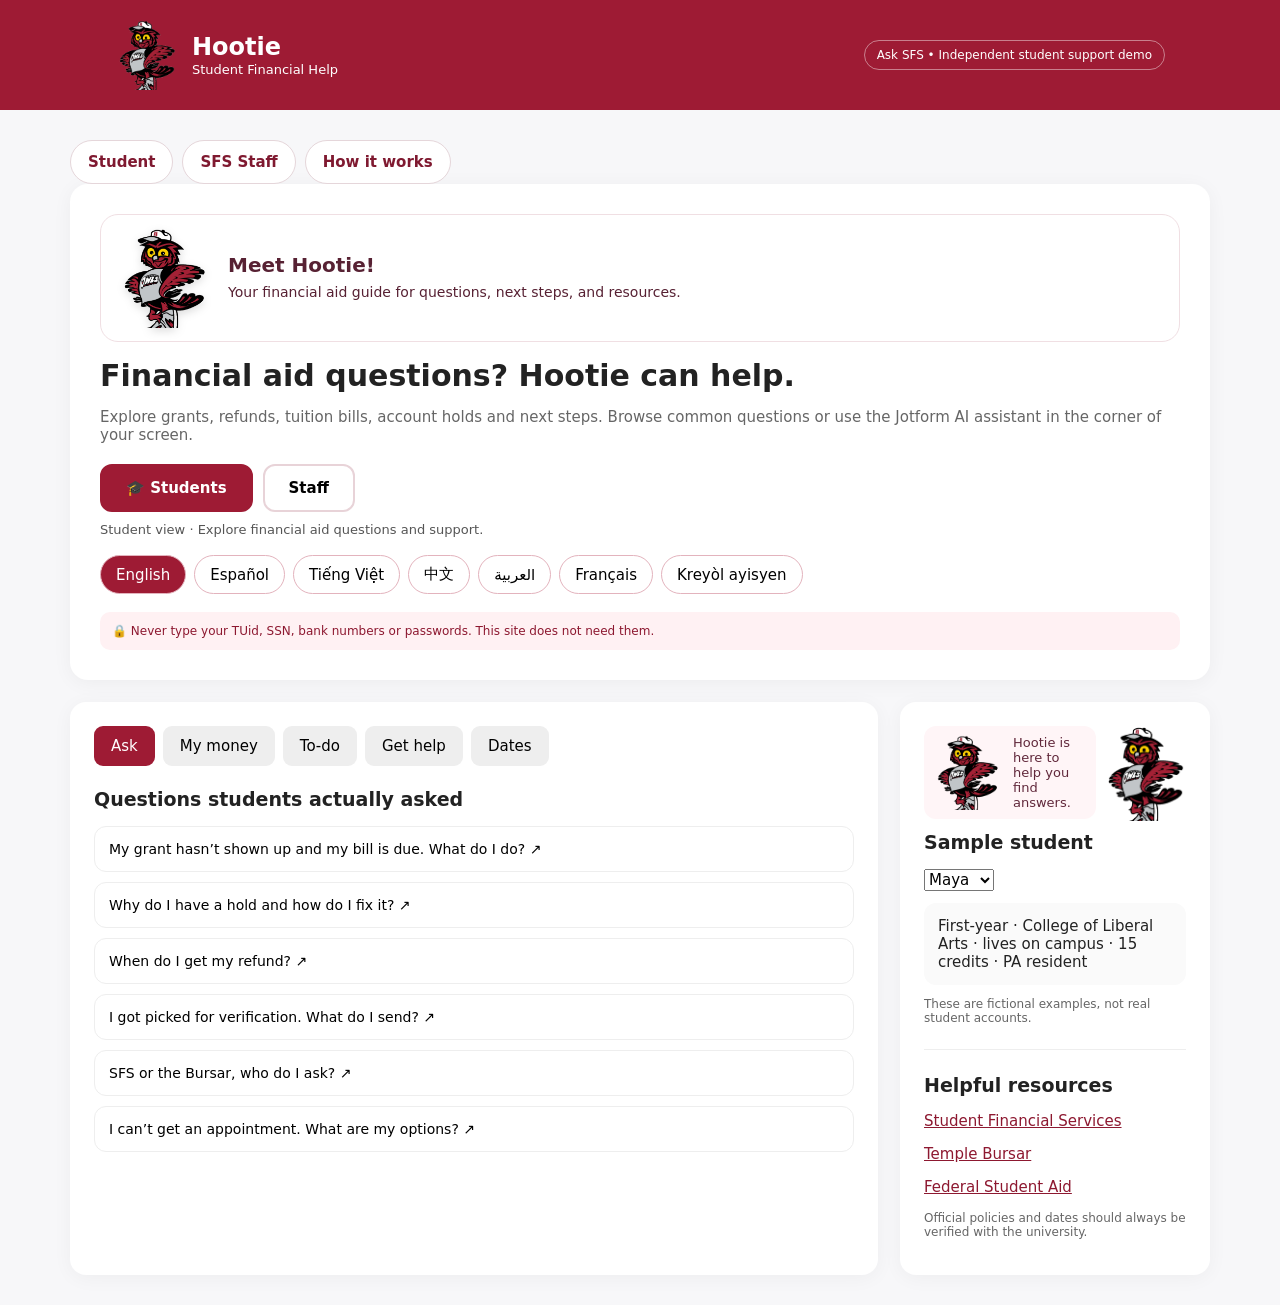
<file: index.html>
<!DOCTYPE html>
<html lang="en"><head><meta charset="utf-8"/><meta content="width=device-width, initial-scale=1" name="viewport"/><meta name="theme-color" content="#9e1b34"><meta name="description" content="Ask SFS / Hootie: student financial aid guidance and a fictional staff dashboard demo."><title>Ask SFS | Hootie | Student Financial Help</title><style>:root{--red:#9e1b34;--light:#fff5f6;--ink:#222}*{box-sizing:border-box}body{margin:0;background:#f7f7f9;color:var(--ink);font:15px system-ui,Arial,sans-serif}header{background:var(--red);color:white;padding:20px max(20px,calc((100vw - 1050px)/2));display:flex;align-items:center;justify-content:space-between}.logo{font-size:24px;font-weight:800}.logo span{font-size:13px;font-weight:400;display:block}.tag{font-size:12px;border:1px solid #ffffff70;border-radius:20px;padding:7px 12px}main{max-width:1050px;margin:30px auto;padding:0 20px}.hero{background:white;border-radius:18px;padding:30px;box-shadow:0 3px 20px #0000000c}.hero h1{font-size:30px;margin:0 0 8px}.muted{color:#666}.pills{display:flex;flex-wrap:wrap;gap:8px;margin:18px 0}.pill{border:1px solid #e3b3bd;border-radius:30px;padding:9px 15px;background:white;cursor:pointer}.pill.active,.pill:hover{background:var(--red);color:white}.layout{display:grid;grid-template-columns:1fr 300px;gap:22px;margin-top:22px}.panel{background:white;border-radius:16px;padding:24px;box-shadow:0 3px 20px #0000000b}.panel h2{margin-top:0;font-size:19px}.questions{display:grid;gap:10px}.question{border:1px solid #eee;border-radius:12px;padding:14px;text-align:left;background:#fff;cursor:pointer;font-size:14px}.question:hover{border-color:var(--red);background:var(--light)}.nav{display:flex;gap:8px;flex-wrap:wrap;margin-bottom:22px}.nav button{border:0;border-radius:9px;padding:11px 17px;background:#eee;cursor:pointer}.nav button.active{background:var(--red);color:white}.profile{background:#fafafa;border-radius:12px;padding:14px;margin-top:12px}.profile select,.language{width:100%;padding:10px;border:1px solid #ddd;border-radius:9px;background:white}.warning{font-size:12px;color:#8d1830;background:#fff1f3;padding:12px;border-radius:10px;margin-top:15px}.answer{margin-top:16px;padding:15px;border-left:4px solid var(--red);background:#fff7f8;border-radius:8px;display:none;line-height:1.6}@media(max-width:740px){.layout{grid-template-columns:1fr}.hero h1{font-size:25px}.tag{display:none}}@media(max-width:740px){header{padding:16px 18px}main{margin:16px auto;padding:0 12px}.hero,.panel{padding:18px;border-radius:14px}.layout{gap:14px;margin-top:14px}.nav{gap:6px}.nav button{flex:1 1 auto;min-height:44px;padding:10px}.pill{min-height:44px}.question{min-height:48px;line-height:1.45}.logo{font-size:21px}}@media(max-width:380px){.hero h1{font-size:23px}.pills{gap:6px}.pill{padding:8px 11px}}a:focus-visible,button:focus-visible,select:focus-visible{outline:3px solid #9e1b34;outline-offset:3px}a{color:#8d1830;overflow-wrap:anywhere}
.brand-lockup{display:flex;align-items:center;gap:12px;min-width:0}.header-owl{width:64px;height:70px;object-fit:contain;object-position:center;flex-shrink:0}.brand-lockup .logo{line-height:1.2}@media(max-width:520px){header{padding:12px 14px;gap:8px}.header-owl{width:46px;height:52px}.brand-lockup{gap:7px}.brand-lockup .logo{font-size:20px}.brand-lockup .logo span{font-size:11px}.tag{font-size:10px;text-align:right;max-width:130px}}

.audience{display:flex;gap:10px;margin-top:20px;flex-wrap:wrap}
.audience button{background:#fff;border:2px solid #e8d3d8;border-radius:12px;padding:13px 24px;font-size:15px;font-weight:750;cursor:pointer;min-height:48px}
.audience button.active{background:#9e1b34;color:white;border-color:#9e1b34}
.audience button:focus-visible{outline:3px solid #222;outline-offset:3px}
.audience-note{font-size:13px;color:#555;margin-top:10px}
.staff-resource{border:1px solid #eee;border-radius:12px;padding:15px;margin-bottom:10px;line-height:1.5}
.staff-resource strong{display:block;margin-bottom:5px}
@media(max-width:520px){.audience button{flex:1}}

.staff-dashboard{display:none;margin-top:22px}.staff-dashboard.show{display:block}.staff-tabs,.filter-tabs{display:flex;flex-wrap:wrap;gap:8px;margin:16px 0}.staff-tabs button,.filter-tabs button,.staff-btn{border:1px solid #e4d5d9;border-radius:10px;background:white;color:#333;padding:11px 15px;cursor:pointer;font-weight:650;min-height:44px}.staff-tabs button.active,.filter-tabs button.active,.staff-btn.primary{background:#9e1b34;color:white;border-color:#9e1b34}.staff-intro{background:#fff;border-radius:16px;padding:22px}.staff-intro h2{margin:0 0 5px}.staff-stats{display:grid;grid-template-columns:repeat(4,minmax(0,1fr));gap:12px;margin:18px 0}.staff-stat{background:#fff;border:1px solid #eee;border-radius:14px;padding:17px}.staff-stat b{display:block;font-size:27px;color:#9e1b34}.staff-stat small{color:#666}.staff-body{display:grid;grid-template-columns:minmax(0,1fr) minmax(280px,.85fr);gap:16px}.staff-list,.staff-detail,.staff-view{background:#fff;border-radius:16px;padding:18px;min-width:0}.staff-mail{width:100%;border:1px solid #eee;background:#fff;text-align:left;padding:15px;border-radius:12px;margin:7px 0;cursor:pointer;display:block}.staff-mail.selected{border:2px solid #9e1b34;background:#fff7f8}.staff-mail strong{display:block;font-size:15px;margin:7px 0}.staff-mail .preview{color:#666;font-size:13px;line-height:1.5;display:block}.staff-mail .meta{display:flex;gap:6px;align-items:center;flex-wrap:wrap;font-size:12px;color:#666}.staff-tag{display:inline-block;background:#f3eef0;color:#763042;border-radius:6px;padding:3px 7px;font-size:11px;font-weight:700}.staff-tag.urgent{background:#fff0e7;color:#9b421a}.staff-tag.bursar{background:#e9efff;color:#34589a}.staff-tag.soon{background:#fff7d9;color:#755c00}.staff-detail{position:sticky;top:12px;align-self:start}.staff-detail p{line-height:1.65}.staff-detail h3{margin-top:0}.staff-note{background:#fff6f7;border-left:3px solid #9e1b34;padding:12px;border-radius:6px;font-size:13px;line-height:1.5}.staff-view{margin-top:16px}.staff-view[hidden],.staff-body[hidden]{display:none}.trend-row{display:flex;align-items:center;gap:12px;margin:15px 0}.trend-row span{width:155px;flex-shrink:0}.trend-track{height:14px;border-radius:20px;background:#eee;flex:1;overflow:hidden}.trend-fill{height:100%;background:#9e1b34;border-radius:20px}.policy-grid{display:grid;grid-template-columns:repeat(2,minmax(0,1fr));gap:12px}.policy-card{background:#fafafa;padding:17px;border:1px solid #eee;border-radius:12px}.policy-card a{color:#8d1830}.staff-search{width:100%;padding:12px;border:1px solid #ddd;border-radius:10px;font:inherit}.staff-empty{padding:20px;color:#777}.staff-actions{display:flex;gap:8px;flex-wrap:wrap}.staff-mail:focus-visible,.staff-btn:focus-visible{outline:3px solid #9e1b34;outline-offset:2px}@media(max-width:760px){.staff-body{grid-template-columns:1fr}.staff-detail{position:static}.staff-stats{grid-template-columns:repeat(2,minmax(0,1fr))}.policy-grid{grid-template-columns:1fr}.staff-intro,.staff-list,.staff-detail,.staff-view{padding:15px}.staff-tabs button,.filter-tabs button{flex:1 1 auto}.trend-row span{width:100px;font-size:12px}}@media(max-width:380px){.staff-stats{gap:8px}.staff-stat{padding:12px}.staff-stat b{font-size:22px}}

.student-tab-content{display:grid;gap:12px}.student-card{border:1px solid #ece5e7;background:#fff;border-radius:13px;padding:17px;line-height:1.55}.student-card h3{margin:0 0 8px;font-size:17px}.student-card p{margin:6px 0}.student-card a{font-weight:650}.student-kicker{font-size:12px;text-transform:uppercase;letter-spacing:.07em;color:#9e1b34;font-weight:800}.student-list{margin:8px 0;padding-left:21px}.student-list li{margin:7px 0}.student-check{display:flex;align-items:flex-start;gap:11px;padding:12px;border:1px solid #eee;border-radius:11px;margin:9px 0;cursor:pointer}.student-check input{width:19px;height:19px;accent-color:#9e1b34;flex:none}.student-check span{line-height:1.4}.student-progress{height:9px;border-radius:20px;background:#eee;overflow:hidden}.student-progress-fill{height:100%;background:#9e1b34;transition:width .2s}.student-alert{padding:12px;background:#fff6f7;border-left:3px solid #9e1b34;border-radius:8px;color:#623040;font-size:13px}.student-two{display:grid;grid-template-columns:repeat(2,minmax(0,1fr));gap:12px}.student-action{border:1px solid #9e1b34;background:#9e1b34;color:white;border-radius:9px;padding:10px 14px;cursor:pointer;font:inherit;min-height:44px}.student-action.secondary{background:white;color:#9e1b34}.nav button:focus-visible,.student-action:focus-visible{outline:3px solid #222;outline-offset:2px}@media(max-width:540px){.student-two{grid-template-columns:1fr}.student-card{padding:14px}}
.localized-faq{border-top:1px solid #eee;padding:12px 0}.localized-faq summary{cursor:pointer;font-weight:700}.localized-faq p{line-height:1.5} .pills .pill[aria-pressed=true]{background:#9e1b34;color:white}.top-navigation{display:flex;gap:9px;flex-wrap:wrap;margin:14px 0 0}.top-navigation button{border:1px solid #e5d6da;border-radius:999px;background:#fff;color:#7f1930;padding:10px 17px;min-height:44px;font:inherit;font-weight:750;cursor:pointer}.top-navigation button:hover,.top-navigation button:focus-visible{background:#fff0f3;outline:2px solid #9e1b34;outline-offset:2px}.staff-mail:hover{background:#fff8fa}.student-check:focus-within{outline:2px solid #9e1b34}@media(max-width:560px){.top-navigation{display:grid;grid-template-columns:repeat(3,minmax(0,1fr));gap:6px}.top-navigation button{padding:10px 5px;font-size:12px}}</style>
<style>
#staffGate{position:fixed;inset:0;background:rgba(20,15,20,.78);z-index:99999;display:none;align-items:center;justify-content:center;padding:20px}
#staffGate.open{display:flex}
.gate-panel{background:white;border-radius:18px;max-width:440px;width:100%;padding:26px;box-shadow:0 14px 45px #0004}
.gate-panel input,.demo-values input,.case-editor input,.case-editor select,.case-editor textarea{display:block;width:100%;padding:12px;border:1px solid #d6cbd0;border-radius:9px;font:inherit;box-sizing:border-box}
.gate-panel label,.demo-values label,.case-editor label{display:block;font-size:13px;font-weight:700;margin:12px 0 5px}
.gate-panel .gate-actions{display:flex;gap:8px;margin-top:16px}
.gate-panel button,.demo-values button,.case-editor button{border:0;border-radius:9px;padding:12px 16px;background:#9e1b34;color:#fff;cursor:pointer;font-weight:700;min-height:44px}
.gate-panel button.secondary{background:#eee;color:#333}
.demo-values,.case-editor{background:#fff;border:1px solid #e8dfe2;border-radius:15px;padding:18px;margin:15px 0}
.value-grid{display:grid;grid-template-columns:repeat(2,minmax(0,1fr));gap:10px 16px}
.value-result{margin-top:15px;background:#fff5f7;border-radius:12px;padding:14px}
.value-result strong{font-size:23px;color:#9e1b34}
.demo-caption{font-size:12px;color:#665;margin:10px 0}
@media(max-width:540px){.value-grid{grid-template-columns:1fr}}
</style>
<style>
/* Cross-device layout improvements */
html{scroll-behavior:smooth;-webkit-text-size-adjust:100%}
body{min-width:0;overflow-x:hidden}
main,header,.hero,.panel,.staff-intro,.staff-list,.staff-detail,.staff-view{min-width:0}
img,video,iframe{max-width:100%}
button,input,select,textarea{font:inherit;max-width:100%}
button{touch-action:manipulation}
:focus-visible{outline:3px solid #9e1b34;outline-offset:2px}
.staff-body,.layout,.staff-stats,.student-two,.value-grid{min-width:0}
.staff-mail,.question,.staff-note,.student-card{overflow-wrap:anywhere}
.staff-tabs,.filter-tabs,.nav,.pills{scrollbar-width:thin}
#staffGate{overflow-y:auto;overscroll-behavior:contain}
.gate-panel{max-height:min(92dvh,720px);overflow-y:auto}
@media(min-width:1150px){main{max-width:1180px}.layout{grid-template-columns:minmax(0,1fr) 310px}.staff-body{grid-template-columns:minmax(0,1.1fr) minmax(320px,.9fr)}}
@media(min-width:741px) and (max-width:1020px){.layout{grid-template-columns:minmax(0,1fr) 260px;gap:14px}.staff-body{grid-template-columns:minmax(0,1fr) minmax(250px,.85fr)}.hero{padding:24px}}
@media(max-width:740px){
 body{font-size:15px}
 header{gap:10px;flex-wrap:wrap}
 .hero h1{font-size:clamp(22px,5.5vw,29px);line-height:1.2}
 .staff-body,.layout{display:grid;grid-template-columns:minmax(0,1fr)}
 .staff-detail{position:static;top:auto}
 .staff-stats{grid-template-columns:repeat(2,minmax(0,1fr))}
 .staff-tabs,.filter-tabs{display:flex;flex-wrap:nowrap;overflow-x:auto;padding-bottom:5px;-webkit-overflow-scrolling:touch}
 .staff-tabs button,.filter-tabs button{flex:0 0 auto;white-space:nowrap}
 .nav{display:grid;grid-template-columns:repeat(3,minmax(0,1fr))}
 .nav button{padding:10px 5px;font-size:13px}
 .pills{gap:7px}
 .pill{padding:10px 12px}
 .gate-panel{padding:20px}
 .demo-values,.case-editor{padding:15px}
}
@media(max-width:420px){
 main{padding:0 10px}
 .hero,.panel{padding:15px}
 .staff-stat{padding:12px}
 .staff-stat b{font-size:23px}
 .nav{grid-template-columns:repeat(2,minmax(0,1fr))}
 .value-grid,.student-two,.policy-grid{grid-template-columns:minmax(0,1fr)}
 .gate-panel{padding:18px}
 .gate-panel .gate-actions{flex-wrap:wrap}
 .gate-panel .gate-actions button{flex:1 1 120px}
}
@media(prefers-reduced-motion:reduce){html{scroll-behavior:auto}*{transition:none!important;animation:none!important}}
</style><style>
/* Responsive Hootie mascot placements. The original embedded mascot is reused. */
.hootie-mobile-banner{display:none;align-items:center;gap:14px;background:linear-gradient(115deg,#fff7f8,#fff);border:1px solid #f0dfe4;border-radius:17px;padding:12px 16px;margin:15px 0}
.hootie-mobile-banner img{width:80px;height:90px;object-fit:contain;flex-shrink:0}
.hootie-mobile-banner strong{display:block;color:#9e1b34;font-size:18px}
.hootie-mobile-banner span{font-size:13px;color:#59545a;line-height:1.4}
.hootie-side-mascot{width:80px;height:95px;object-fit:contain;float:right;margin:0 0 8px 10px}
@media(max-width:760px){.hootie-mobile-banner{display:flex}.hootie-side-mascot{width:65px;height:75px}.header-owl{max-width:64px;max-height:74px;object-fit:contain}}
@media(max-width:380px){.hootie-mobile-banner img{width:60px;height:75px}.hootie-mobile-banner strong{font-size:16px}.hootie-mobile-banner{gap:9px;padding:10px}}
</style><style>
.hootie-welcome{display:flex;align-items:center;gap:16px;background:#fff;border:1px solid #f0dfe3;border-radius:18px;padding:13px 17px;margin-bottom:16px;color:#572133}
.hootie-welcome img{width:94px;height:100px;object-fit:contain;flex:none;filter:drop-shadow(0 3px 4px #0002)}
.hootie-welcome strong{font-size:20px}.hootie-welcome p{margin:5px 0 0;font-size:14px;line-height:1.5}
.hootie-profile{display:flex;align-items:center;gap:10px;background:#fff5f7;border-radius:12px;padding:9px;margin-bottom:12px;font-size:13px;color:#61283b}
.hootie-profile img{width:70px;height:75px;object-fit:contain;flex:none}
.header-owl{width:65px!important;height:70px!important;object-fit:contain!important;display:block!important;visibility:visible!important;opacity:1!important}
@media(max-width:600px){.hootie-welcome{padding:10px;gap:9px}.hootie-welcome img{width:75px;height:85px}.hootie-welcome strong{font-size:17px}.hootie-welcome p{font-size:12px}.header-owl{width:50px!important;height:55px!important}}
</style></head><body><header><div class="brand-lockup"><img alt="Hootie owl mascot" class="header-owl" src="[data-uri]"/><div class="logo">Hootie <span>Student Financial Help</span></div></div><div class="tag">Ask SFS • Independent student support demo</div></header><main><nav class="top-navigation" aria-label="Main site navigation"><button type="button" onclick="setAudience('student')">Student</button><button type="button" onclick="setAudience('staff');staffView('inbox')">SFS Staff</button><button type="button" onclick="setAudience('staff');staffView('how')">How it works</button></nav><section class="hero"><div class="hootie-welcome"><img src="[data-uri]" alt="Hootie owl mascot welcoming students" loading="eager"/><div><strong>Meet Hootie!</strong><p>Your financial aid guide for questions, next steps, and resources.</p></div></div><h1>Financial aid questions? Hootie can help.</h1><p class="muted">Explore grants, refunds, tuition bills, account holds and next steps. Browse common questions or use the Jotform AI assistant in the corner of your screen.</p><div class="audience" role="group" aria-label="Choose student or staff view"><button id="studentMode" class="active" aria-pressed="true" onclick="setAudience('student')">🎓 Students</button><button id="staffMode" aria-pressed="false" onclick="setAudience('staff')">Staff</button></div><p class="audience-note" id="audienceNote">Student view · Explore financial aid questions and support.</p><div class="pills"><button class="pill active" onclick="setLang(this,'English')">English</button><button class="pill" onclick="setLang(this,'Español')">Español</button><button class="pill" onclick="setLang(this,'Tiếng Việt')">Tiếng Việt</button><button class="pill" onclick="setLang(this,'中文')">中文</button><button class="pill" onclick="setLang(this,'العربية')">العربية</button><button class="pill" onclick="setLang(this,'Français')">Français</button><button class="pill" onclick="setLang(this,'Kreyòl ayisyen')">Kreyòl ayisyen</button></div><div class="warning">🔒 Never type your TUid, SSN, bank numbers or passwords. This site does not need them.</div></section><div class="layout"><section class="panel"><div class="nav" id="nav"><button class="active" onclick="tab(this,'Ask')">Ask</button><button onclick="tab(this,'My money')">My money</button><button onclick="tab(this,'To-do')">To-do</button><button onclick="tab(this,'Get help')">Get help</button><button onclick="tab(this,'Dates')">Dates</button></div><h2 id="heading">Questions students actually asked</h2><div class="questions" id="questions"></div><div class="answer" id="answer"></div></section><aside class="panel"><div class="hootie-profile"><img src="[data-uri]" alt="Hootie owl mascot by student profile" loading="lazy"/><span>Hootie is here to help you find answers.</span></div><h2 id="sideTitle">Sample student</h2><select id="student" onchange="updateStudent()"><option>Maya</option><option>Jordan</option><option>Sam</option></select><div class="profile" id="profile">First-year · College of Liberal Arts · lives on campus · 15 credits · PA resident</div><p class="muted" id="profileNote" style="font-size:12px">These are fictional examples, not real student accounts.</p><hr style="border:0;border-top:1px solid #eee;margin:24px 0"/><h2>Helpful resources</h2><p><a href="https://sfs.temple.edu/" target="_blank">Student Financial Services</a></p><p><a href="https://bursar.temple.edu/" target="_blank">Temple Bursar</a></p><p><a href="https://studentaid.gov/" target="_blank">Federal Student Aid</a></p><p class="muted" style="font-size:12px">Official policies and dates should always be verified with the university.</p></aside></div><section class="staff-dashboard" id="staffDashboard" aria-label="SFS staff demo dashboard"><div class="staff-intro"><h2>Ask SFS</h2><p style="margin:4px 0;color:#666">Student Financial Services, made clear</p><div class="staff-tabs" role="tablist" aria-label="Staff dashboard navigation"><button id="staffInboxTab" class="active" onclick="staffView('inbox')">Inbox <span id="inboxCount">12</span></button><button id="staffTrendsTab" onclick="staffView('trends')">Trends</button><button id="staffPolicyTab" onclick="staffView('policy')">Policy helper</button><button id="staffHowTab" onclick="staffView('how')">How it works</button></div><div class="staff-note">Demo inbox with fictional student messages. No emails are sent, received, or stored. A live staff version would require authorized Temple systems and FERPA-compliant access controls.</div></div><div class="staff-stats" id="staffStats"><div class="staff-stat"><b id="statOpen">12</b><small>Open</small></div><div class="staff-stat"><b id="statUrgent">5</b><small>Urgent · deadline or hold risk</small></div><div class="staff-stat"><b id="statBursar">4</b><small>Bursar's, not SFS · route instead</small></div><div class="staff-stat"><b id="statAnswered">0</b><small>Answered · demo only</small></div></div><div class="staff-body" id="staffInbox"><div class="staff-list"><h2 style="margin:0">Inbox</h2><p class="muted" style="font-size:12px">Sorted by demo urgency labels · No AI classification or live inbox</p><div class="staff-actions"><button class="staff-btn" onclick="sortStaffDemo()">Sort by urgency</button><button class="staff-btn" onclick="resetStaffDemo()">Reset demo</button></div><div class="filter-tabs" id="staffFilters"><button class="active" onclick="staffFilter('Open',this)">Open</button><button onclick="staffFilter('Urgent',this)">Urgent</button><button onclick="staffFilter('Soon',this)">Soon</button><button onclick="staffFilter('Routine',this)">Routine</button><button onclick="staffFilter('Bursar',this)">For Bursar</button><button onclick="staffFilter('App',this)">From student app</button><button onclick="staffFilter('Answered',this)">Answered</button></div><input class="staff-search" id="staffSearch" aria-label="Search demo inbox" placeholder="Search demo messages" oninput="renderStaffInbox()"/><div id="staffMailList"></div></div><aside class="staff-detail" id="staffDetail"><h3>Select a message</h3><p class="muted">Select a fictional student email to see routing guidance and a suggested response.</p></aside></div><div class="staff-view" id="staffTrends" hidden><h2>Trends</h2><p class="muted">Example categories across the 12 fictional messages, not actual university analytics.</p><div id="staffTrendRows"></div></div><div class="staff-view" id="staffPolicy" hidden><h2>Policy helper</h2><p>Quick routing guidance. Confirm current policies using official Temple sources before advising students.</p><div class="policy-grid"><div class="policy-card"><strong>Financial aid and verification</strong><p>FAFSA, awards, eligibility, SAP and verification generally belong with Student Financial Services.</p><a href="https://sfs.temple.edu/" target="_blank" rel="noopener noreferrer">Temple Student Financial Services</a></div><div class="policy-card"><strong>Bills, holds and refunds</strong><p>Student account balances, payment plans, refunds and billing holds generally belong with the Bursar.</p><a href="https://bursar.temple.edu/" target="_blank" rel="noopener noreferrer">Temple Bursar</a></div><div class="policy-card"><strong>Federal aid basics</strong><p>Use official federal resources for general FAFSA, loan and grant concepts, not as a substitute for Temple policy.</p><a href="https://studentaid.gov/" target="_blank" rel="noopener noreferrer">Federal Student Aid</a></div><div class="policy-card"><strong>Privacy and FERPA</strong><p>Never reveal student account details to unauthorized parties. A parent's inquiry does not itself establish permission to disclose records.</p><a href="https://studentprivacy.ed.gov/" target="_blank" rel="noopener noreferrer">Student Privacy Policy Office</a></div></div></div><div class="staff-view" id="staffHow" hidden><h2>How it works</h2><p>This is a clickable prototype using fictional student messages and rule-based routing. Filters, message details, and demo reply status run locally in your browser. They do not access email, financial aid accounts, or Temple systems.</p><p>The Jotform chatbot is embedded separately for the student experience. It is not connected to this staff inbox.</p></div></section></main><script>const questions=[['My grant hasn’t shown up and my bill is due. What do I do?','Check your financial aid requirements in your student portal. Contact Student Financial Services about missing aid and the Bursar about your upcoming bill.'],['Why do I have a hold and how do I fix it?','Look for the hold description and responsible office in your student portal. Only the appropriate university office can confirm and remove the hold.'],['When do I get my refund?','Refund timing depends on aid disbursement, charges and whether your account has a credit balance. Check the official Bursar refund guidance.'],['I got picked for verification. What do I send?','Follow the specific verification checklist in your official student portal. Upload documents only through an approved secure portal.'],['SFS or the Bursar, who do I ask?','SFS handles financial aid, grants, loans and verification. The Bursar handles bills, payments, account balances and refunds.'],['I can’t get an appointment. What are my options?','Check official contact options for phone, virtual or in-person help. If your deadline is approaching, reach out promptly and explain the urgency.']];function render(){document.getElementById('questions').innerHTML=questions.map((q,i)=>`<button class="question" onclick="answer(${i})">${q[0]} ↗</button>`).join('')}function answer(i){let e=document.getElementById('answer');e.style.display='block';e.innerHTML='<b>Hootie suggests:</b><br>'+questions[i][1]+'<br><br><small>General guidance. Verify details with official Temple offices.</small>'}function tab(el,name){document.querySelectorAll('#nav button').forEach(x=>x.classList.remove('active'));el.classList.add('active');document.getElementById('heading').textContent=name==='Ask'?(audience==='staff'?'Staff support questions':'Questions students actually asked'):name;document.getElementById('answer').style.display='none';render()}function updateStudent(){const v=document.getElementById('student').value;document.getElementById('profile').textContent=v==='Maya'?'First-year · College of Liberal Arts · lives on campus · 15 credits · PA resident':v==='Jordan'?'Example student · exploring financial aid and tuition options': 'Example student · looking into refunds and account holds'}function setLang(el,l){document.querySelectorAll('.pill').forEach(x=>x.classList.remove('active'));el.classList.add('active');if(l!=='English')alert('Language preference: '+l+'. The Jotform AI Agent handles live translated chat when supported. This demo page remains in English.')}
let audience='student';
const staffQuestions=[
 ['A student says their grant is missing and a bill is due. How should I respond?','Ask the student to check their official aid requirements without sharing identifiers in this chat. Refer aid eligibility and disbursement questions to Student Financial Services; refer billing deadlines and payment options to the Bursar. Do not promise a posting date.'],
 ['How should staff handle a student account hold?','Direct the student to the hold description and responsible office in the secure portal. Do not attempt to interpret confidential records or promise to remove a hold.'],
 ['A student asks about a refund date. What can I tell them?','Explain that aid posting, charges, credit balances and university refund procedures can affect timing. Refer the student to the Bursar for account-specific details.'],
 ['What if a student needs financial aid verification help?','Direct the student to their individual secure checklist and the appropriate SFS process. Never request documents, tax records, IDs or credentials through this site.'],
 ['When should staff refer to SFS versus the Bursar?','SFS generally supports FAFSA, awards, aid eligibility and verification. The Bursar generally supports billing, payments, balances and refunds. Some cases need both.'],
 ['How do I help a student with an urgent deadline?','Direct them promptly to the responsible university office and current official contact options. Explain that exceptions or accommodations cannot be guaranteed.']
];
const originalQuestions=questions.slice();
function setAudience(mode){
 audience=mode;
 const staff=mode==='staff';
 document.getElementById('studentMode').classList.toggle('active',!staff);
 document.getElementById('staffMode').classList.toggle('active',staff);
 document.getElementById('studentMode').setAttribute('aria-pressed',String(!staff));
 document.getElementById('staffMode').setAttribute('aria-pressed',String(staff));
 document.getElementById('audienceNote').textContent=staff?'Staff view · General guidance for helping students find the right resources. No student records are accessible.':'Student view · Explore financial aid questions and support.';
 document.getElementById('sideTitle').textContent=staff?'Staff quick reference':'Sample student';
 document.getElementById('student').style.display=staff?'none':'block';
 document.getElementById('profile').textContent=staff?'For aid, FAFSA and verification: Student Financial Services. For billing, payments and refunds: the Bursar. Use official secure university systems for private student information.':'';
 document.getElementById('profileNote').textContent=staff?'Informational support only. Follow your institution’s policies and authorized staff procedures.':'These are fictional examples, not real student accounts.';
 if(!staff)updateStudent();
 questions.splice(0,questions.length,...(staff?staffQuestions:originalQuestions));
 document.querySelectorAll('#nav button').forEach((x,i)=>x.classList.toggle('active',i===0));
 document.getElementById('heading').textContent=staff?'Staff support questions':'Questions students actually asked';
 document.getElementById('answer').style.display='none';
 render();
}

const demoMailSeed=[
{id:1,title:'PA State Grant still not on my account',age:'2h ago',priority:'Urgent',topic:'Holds & registration',bursar:true,app:false,from:'Dana R.',message:'Hi, my spring bill shows I owe $1,980 but my PA State Grant is not there. I did the FAFSA and I am worried about the payment deadline.',route:'SFS for grant eligibility and disbursement; Bursar for the bill and deadline.',reply:'Please check your official aid requirements and grant status in the student portal. Contact Student Financial Services about the missing grant and the Bursar promptly about the upcoming bill. We cannot confirm your account status or promise a posting date here.'},
{id:2,title:'Where is my refund??',age:'3h ago',priority:'Urgent',topic:'Refunds',bursar:true,app:false,from:'Luis M.',message:'My aid posted last week and TUpay shows a credit balance but I have not gotten any money. I need it for rent.',route:'Bursar for account-specific refund status.',reply:'Refund timing can depend on posted aid, account charges and refund processing. Please check official Bursar refund guidance and contact the Bursar for your account-specific status.'},
{id:3,title:'SAP appeal deadline',age:'7h ago',priority:'Urgent',topic:'SAP & appeals',bursar:false,app:false,from:'Aisha K.',message:'I got an email saying I am ineligible for aid because of SAP. I had a family medical emergency. Is there an appeal deadline?',route:'SFS for satisfactory academic progress appeals.',reply:'Please review the current SAP appeal instructions and deadline published by Student Financial Services. Contact SFS promptly about the documentation and process. Do not email sensitive medical documents through this demo.'},
{id:4,title:'Verification documents',age:'9h ago',priority:'Urgent',topic:'Verification & documents',bursar:false,app:false,from:'Tyler B.',message:'I was selected for verification. Can I just email you my parents’ tax return? I tried the portal but got an error.',route:'SFS verification team; secure upload only.',reply:'Please do not email tax returns or upload documents here. Use the official secure verification process and contact SFS for help if the portal is not working.'},
{id:5,title:'Hold on my account',age:'4d ago',priority:'Urgent',topic:'Holds & registration',bursar:true,app:false,from:'Grace L.',message:'I cannot register for spring classes because of a hold. I owe $640 from last semester. Can someone remove it?',route:'Bursar for financial holds and outstanding balance.',reply:'Please review the hold in your student portal and contact the Bursar about the balance and any available resolution options. This demo cannot remove holds.'},
{id:6,title:'Question about my son’s aid',age:'5h ago',priority:'Soon',topic:'Loans',bursar:false,app:false,from:'Parent of a student',message:'Hello, I am the mother of a first-year student. Can you tell me why his loan has not paid and what he owes?',route:'SFS for general loan guidance; student-specific records require authorization.',reply:'We can share general loan information, but cannot disclose a student’s private aid or billing records without appropriate authorization. Please have the student use the official secure university channels.'},
{id:7,title:'Temple Promise grant missing',age:'20h ago',priority:'Soon',topic:'Late aid / disbursement',bursar:false,app:true,from:'Priya S.',message:'I am a Temple Promise student and the grant is not on my bill yet. Is something wrong with my aid?',route:'SFS for award and disbursement status.',reply:'Please check the official aid offer and outstanding requirements in your student portal, then contact SFS if the award still appears missing. We cannot view individual accounts here.'},
{id:8,title:'Payment plan fee?',age:'1d ago',priority:'Soon',topic:'Bill & payment plans',bursar:true,app:false,from:'Marcus J.',message:'Why was I charged $50? I did not sign up for any payment plan.',route:'Bursar for billing charges and payment plan fees.',reply:'The Bursar can review the specific charge and explain any applicable payment plan terms. Please check your official bill and contact that office securely.'},
{id:9,title:'FAFSA correction question',age:'2d ago',priority:'Routine',topic:'FAFSA',bursar:false,app:true,from:'Elena P.',message:'I noticed an error on my FAFSA. How do I correct it?',route:'Federal Student Aid for FAFSA corrections; SFS for school-specific effects.',reply:'Visit studentaid.gov for current FAFSA correction instructions. Contact SFS if you have questions about how a correction could affect your Temple aid.'},
{id:10,title:'Scholarship renewal requirements',age:'2d ago',priority:'Routine',topic:'Scholarships',bursar:false,app:true,from:'Noah W.',message:'Do I need to keep a certain GPA to renew my scholarship?',route:'SFS or the scholarship administrator for specific award terms.',reply:'Scholarship renewal rules depend on the specific award. Check the official award conditions and ask SFS or the scholarship administrator for confirmation.'},
{id:11,title:'Federal loan entrance counseling',age:'3d ago',priority:'Routine',topic:'Loans',bursar:false,app:false,from:'Jasmine T.',message:'Where can I complete entrance counseling for my federal student loan?',route:'Federal Student Aid for counseling; SFS for campus processing.',reply:'Federal student loan entrance counseling is generally completed through studentaid.gov. Check your official university requirements and contact SFS if the task still appears outstanding.'},
{id:12,title:'Can I change my enrollment?',age:'3d ago',priority:'Routine',topic:'Enrollment & aid',bursar:false,app:true,from:'Owen C.',message:'If I drop from 15 credits to 9, will my aid change?',route:'SFS for enrollment-related aid eligibility.',reply:'Changing enrollment can affect aid eligibility and disbursement. Please consult SFS before changing your schedule so they can explain how the current rules may apply.'}
];
let demoMail=demoMailSeed.map(x=>({...x,answered:false})),currentFilter='Open',selectedMail=1,staffSection='inbox';
function setAudience(mode){
 audience=mode;const staff=mode==='staff';
 for(const [id,on] of [['studentMode',!staff],['staffMode',staff]]){const el=document.getElementById(id);el.classList.toggle('active',on);el.setAttribute('aria-pressed',String(on));}
 document.getElementById('audienceNote').textContent=staff?'SFS Staff · Demo inbox, trends and policy helper':'Student view · Explore financial aid questions and support.';
 document.querySelector('.layout').style.display=staff?'none':'';
 document.getElementById('staffDashboard').classList.toggle('show',staff);
 if(staff){staffView(staffSection);renderStaffInbox();}else{questions.splice(0,questions.length,...originalQuestions);render();}
}
function staffView(view){staffSection=view;for(const [name,id] of [['inbox','staffInbox'],['trends','staffTrends'],['policy','staffPolicy'],['how','staffHow']]){document.getElementById(id).hidden=name!==view;document.getElementById('staff'+name[0].toUpperCase()+name.slice(1)+'Tab').classList.toggle('active',name===view);}document.getElementById('staffStats').style.display=view==='inbox'?'grid':'none';if(view==='trends')renderTrends();}
function staffFilter(f,el){currentFilter=f;document.querySelectorAll('#staffFilters button').forEach(b=>b.classList.toggle('active',b===el));renderStaffInbox();}
function escapeHtml(s){return String(s).replace(/[&<>"']/g,c=>({'&':'&amp;','<':'&lt;','>':'&gt;','"':'&quot;',"'":'&#39;'}[c]));}
function renderStaffInbox(){
 const open=demoMail.filter(m=>!m.answered);document.getElementById('statOpen').textContent=open.length;document.getElementById('statUrgent').textContent=open.filter(m=>m.priority==='Urgent').length;document.getElementById('statBursar').textContent=open.filter(m=>m.bursar).length;document.getElementById('statAnswered').textContent=demoMail.filter(m=>m.answered).length;document.getElementById('inboxCount').textContent=open.length;
 const term=document.getElementById('staffSearch').value.toLowerCase();let filtered=demoMail.filter(m=>(currentFilter==='Answered'?m.answered:!m.answered)&&(currentFilter==='Open'||currentFilter==='Answered'||currentFilter===m.priority||(currentFilter==='Bursar'&&m.bursar)||(currentFilter==='App'&&m.app))&&(m.title+' '+m.message+' '+m.from+' '+m.topic).toLowerCase().includes(term));
 document.getElementById('staffMailList').innerHTML=filtered.length?filtered.map(m=>`<button class="staff-mail ${selectedMail===m.id?'selected':''}" onclick="selectStaffMail(${m.id})"><span class="meta"><span>${escapeHtml(m.age)}</span><span class="staff-tag ${m.priority.toLowerCase()}">${escapeHtml(m.priority)}</span><span class="staff-tag">${escapeHtml(m.topic)}</span>${m.bursar?'<span class="staff-tag bursar">Bursar</span>':''}${m.app?'<span class="staff-tag">Student app</span>':''}</span><strong>${escapeHtml(m.title)}</strong><span class="preview">${escapeHtml(m.from)}: ${escapeHtml(m.message.slice(0,115))}…</span></button>`).join(''):'<p class="staff-empty">No demo messages match this filter.</p>';
 renderStaffDetail();
}
function selectStaffMail(id){selectedMail=id;renderStaffInbox();}
function renderStaffDetail(){const m=demoMail.find(x=>x.id===selectedMail);const el=document.getElementById('staffDetail');if(!m)return;el.innerHTML=`<h3>${escapeHtml(m.title)}</h3><p class="muted">${escapeHtml(m.from)} · ${escapeHtml(m.age)}</p><div class="staff-note"><strong>Fictional student email</strong><p>${escapeHtml(m.message)}</p></div><h4>Suggested routing</h4><p>${escapeHtml(m.route)}</p><h4>Draft response (not sent)</h4><p>${escapeHtml(m.reply)}</p><button class="staff-btn ${m.answered?'':'primary'}" onclick="toggleAnswered(${m.id})">${m.answered?'Reopen demo message':'Mark answered (demo)'}</button><p class="muted" style="font-size:12px">This is a local demo action. No email is sent.</p>`;}
function toggleAnswered(id){const m=demoMail.find(x=>x.id===id);m.answered=!m.answered;renderStaffInbox();}
function resetStaffDemo(){demoMail=demoMailSeed.map(x=>({...x,answered:false}));selectedMail=1;currentFilter='Open';document.getElementById('staffSearch').value='';document.querySelectorAll('#staffFilters button').forEach((b,i)=>b.classList.toggle('active',i===0));renderStaffInbox();}
function sortStaffDemo(){demoMail.sort((a,b)=>({Urgent:0,Soon:1,Routine:2}[a.priority]-{Urgent:0,Soon:1,Routine:2}[b.priority]));renderStaffInbox();alert('Demo sorting uses predefined urgency labels, not AI.');}
function renderTrends(){const categories={};demoMailSeed.forEach(m=>categories[m.topic]=(categories[m.topic]||0)+1);document.getElementById('staffTrendRows').innerHTML=Object.entries(categories).sort((a,b)=>b[1]-a[1]).map(([name,n])=>`<div class="trend-row"><span>${escapeHtml(name)}</span><div class="trend-track"><div class="trend-fill" style="width:${n/3*100}%"></div></div><b>${n}</b></div>`).join('');}
render();</script><script>
// Student navigation: independent, working sections; no private student account access.
const studentTodo=[
 'Review your current aid offer in the official student portal',
 'Check for outstanding FAFSA or verification requirements',
 'Review your latest tuition bill and due date',
 'Confirm whether any hold needs action',
 'Contact the responsible office before an approaching deadline'
];
let currentStudentTab='Ask';
let studentChecks=Array(studentTodo.length).fill(false);
const moneyQuestions=[
 ['Why is my aid not showing on my bill?','Aid may not have been disbursed yet, or a requirement may still be outstanding. Check your official portal and contact Student Financial Services about aid. Contact the Bursar about billing deadlines.'],
 ['What is the difference between aid and my bill?','Your financial aid offer is not the same as a posted payment. The bill shows charges and any payments or credits that have actually posted.'],
 ['What happens if my aid is more than my charges?','A remaining credit balance may lead to a refund under university policy. The Bursar can confirm your account-specific status.'],
 ['Can dropping a class affect my aid?','Enrollment changes may affect aid eligibility. Ask Student Financial Services before changing your schedule.']
];
function studentCard(title,body,kicker='GUIDE'){
 return `<article class="student-card"><div class="student-kicker">${kicker}</div><h3>${title}</h3>${body}</article>`;
}
function renderStudentTab(){
 const host=document.getElementById('questions'),heading=document.getElementById('heading'),ans=document.getElementById('answer');
 if(!host||!heading||!ans)return;
 ans.style.display='none';
 host.classList.toggle('student-tab-content',currentStudentTab!=='Ask');
 if(currentStudentTab==='Ask'){
  heading.textContent='Questions students actually asked';render();return;
 }
 if(currentStudentTab==='My money'){
  heading.textContent='My money · Understand your financial aid';
  host.innerHTML=`<div class="student-alert">This demo cannot view your financial aid, bill, balance, or refund. Check your official student account for personal amounts.</div>`+
   studentCard('Where your money goes',`<ol class="student-list"><li><strong>Financial aid offer:</strong> Review the grants, scholarships and loans listed in your official portal.</li><li><strong>Requirements:</strong> Check whether documents or other steps are still pending.</li><li><strong>Billing:</strong> Compare posted credits with tuition and other charges.</li><li><strong>Refund:</strong> If a credit remains, check official Bursar refund guidance.</li></ol>`, 'AID & BILLING')+
   studentCard('Common money questions',moneyQuestions.map((x,i)=>`<details style="border-top:1px solid #eee;padding:11px 0"><summary style="cursor:pointer;font-weight:700">${x[0]}</summary><p>${x[1]}</p></details>`).join(''),'QUICK ANSWERS')+
   `<div class="student-two">${studentCard('Financial aid office','<p>FAFSA, grants, scholarships, loans, disbursement and verification.</p><a href="https://sfs.temple.edu/" target="_blank" rel="noopener noreferrer">Visit Student Financial Services</a>','SFS')}${studentCard('Billing office','<p>Tuition bills, payments, account balances and refunds.</p><a href="https://bursar.temple.edu/" target="_blank" rel="noopener noreferrer">Visit the Bursar</a>','BURSAR')}</div>`;
 } else if(currentStudentTab==='To-do'){
  heading.textContent='To-do · Financial aid checklist';
  const completed=studentChecks.filter(Boolean).length;
  host.innerHTML=studentCard('Your next steps',`<p class="muted">An optional checklist for this demo. It is not connected to your Temple account.</p><p><strong>${completed} of ${studentTodo.length} complete</strong></p><div class="student-progress" role="progressbar" aria-valuenow="${completed}" aria-valuemin="0" aria-valuemax="${studentTodo.length}"><div class="student-progress-fill" style="width:${completed/studentTodo.length*100}%"></div></div>${studentTodo.map((x,i)=>`<label class="student-check"><input type="checkbox" ${studentChecks[i]?'checked':''} onchange="toggleStudentTodo(${i},this.checked)"><span>${x}</span></label>`).join('')}<button class="student-action secondary" onclick="resetStudentTodo()">Reset checklist</button>`,'PERSONAL CHECKLIST')+
  studentCard('Need to submit documents?','<p>Use only your official secure student portal. Never upload tax records, Social Security numbers or account details into this demo or a public chat.</p>','PRIVACY');
 } else if(currentStudentTab==='Get help'){
  heading.textContent='Get help · Find the right office';
  host.innerHTML=studentCard('Student Financial Services',`<p>Best for FAFSA, grants, scholarships, loans, aid eligibility, verification and SAP appeals.</p><a href="https://sfs.temple.edu/" target="_blank" rel="noopener noreferrer">Official SFS website</a>`,'FINANCIAL AID')+
   studentCard('Temple Bursar',`<p>Best for tuition bills, payment options, charges, credit balances, refunds and billing-related holds.</p><a href="https://bursar.temple.edu/" target="_blank" rel="noopener noreferrer">Official Bursar website</a>`,'STUDENT ACCOUNTS')+
   studentCard('Federal Student Aid',`<p>Federal FAFSA, loan and general federal aid information.</p><a href="https://studentaid.gov/" target="_blank" rel="noopener noreferrer">Federal Student Aid website</a>`,'FEDERAL HELP')+
   `<div class="student-alert">If your deadline is close, contact the relevant office promptly. Office availability and appointment options must be checked on the official website.</div>`;
 } else if(currentStudentTab==='Dates'){
  heading.textContent='Dates · Deadlines and important timing';
  host.innerHTML=`<div class="student-alert">No live academic calendar or account deadlines are connected. Dates vary by term, aid year and individual situation; never rely on an invented deadline.</div>`+
   studentCard('Tuition payment deadlines','<p>Confirm your current term’s payment due date and available options on the official Bursar website.</p><a href="https://bursar.temple.edu/" target="_blank" rel="noopener noreferrer">Check official billing information</a>','BILLING')+
   studentCard('FAFSA and financial aid deadlines','<p>Confirm the correct academic year and any university or state grant deadlines with Student Financial Services and Federal Student Aid.</p><a href="https://sfs.temple.edu/" target="_blank" rel="noopener noreferrer">Check Temple aid information</a><p><a href="https://studentaid.gov/" target="_blank" rel="noopener noreferrer">Check federal FAFSA information</a></p>','FINANCIAL AID')+
   studentCard('Refunds and disbursement','<p>Disbursement and refund timing are different. Check published guidance and your official student account; contact the Bursar for account-specific refund questions.</p><a href="https://bursar.temple.edu/" target="_blank" rel="noopener noreferrer">Check refund guidance</a>','TIMING');
 }
}
function toggleStudentTodo(i,checked){studentChecks[i]=checked;renderStudentTab();}
function resetStudentTodo(){studentChecks.fill(false);renderStudentTab();}
function tab(el,name){
 if(audience==='staff')return;
 currentStudentTab=name;
 document.querySelectorAll('#nav button').forEach(x=>x.classList.toggle('active',x===el));
 renderStudentTab();
}
const originalSetAudience=setAudience;
setAudience=function(mode){originalSetAudience(mode);if(mode==='student')renderStudentTab();};
renderStudentTab();
</script><script src="https://cdn.jotfor.ms/agent/embedjs/01a1a333ee6070008eb0bdc1692253356c1b/embed.js"></script>
<script>
const I18N={"Español": {"hero": "¿Preguntas sobre ayuda financiera? Hootie puede ayudarte.", "intro": "Explora becas, reembolsos, facturas de matrícula, bloqueos y próximos pasos. Usa el asistente de Jotform en la esquina de la pantalla.", "students": "Estudiantes", "staff": "Personal de SFS", "privacy": "🔒 No compartas tu identificación universitaria, número de Seguro Social, datos bancarios ni contraseñas.", "nav": ["Preguntar", "Mi dinero", "Pendientes", "Obtener ayuda", "Fechas"], "heading": "Preguntas frecuentes de estudiantes", "sample": "Estudiante de ejemplo", "demo": "Estos perfiles son ficticios, no cuentas reales.", "questions": ["Mi beca no aparece y mi factura vence. ¿Qué hago?", "¿Por qué tengo un bloqueo y cómo lo soluciono?", "¿Cuándo recibiré mi reembolso?", "Me seleccionaron para verificación. ¿Qué envío?", "¿Debo contactar a SFS o a Tesorería?", "No consigo una cita. ¿Qué opciones tengo?"], "answers": ["Revisa los requisitos pendientes en tu portal. Contacta a Servicios Financieros Estudiantiles por la ayuda y a Tesorería por la fecha de pago.", "Consulta el tipo de bloqueo y la oficina responsable en tu portal seguro.", "El reembolso depende de los fondos desembolsados y del saldo de tu cuenta. Confirma con Tesorería.", "Sigue la lista de verificación de tu portal y entrega documentos únicamente por canales seguros.", "SFS gestiona la ayuda financiera; Tesorería gestiona facturas, pagos y reembolsos.", "Consulta los canales oficiales de contacto y explica si tienes una fecha límite próxima."], "moneyTitle": "Mi dinero · Comprende tu ayuda financiera", "moneyNotice": "Esta demostración no puede consultar tus ayudas, facturas, saldos ni reembolsos. Usa tu cuenta oficial.", "moneySteps": "Cómo funciona tu dinero", "moneyItems": ["Consulta las becas y préstamos ofrecidos en el portal.", "Comprueba si faltan documentos o requisitos.", "Compara los créditos aplicados con los cargos de matrícula.", "Si queda un saldo a favor, revisa las reglas de reembolso."], "moneyFAQ": "Preguntas sobre dinero", "todoTitle": "Pendientes · Lista de ayuda financiera", "todoHeading": "Tus próximos pasos", "todoNotice": "Lista opcional de demostración. No está conectada a tu cuenta.", "todoItems": ["Revisar la oferta de ayuda en el portal oficial", "Comprobar requisitos de FAFSA o verificación", "Revisar la factura y fecha de vencimiento", "Comprobar si hay bloqueos pendientes", "Contactar a la oficina responsable antes del plazo"], "complete": "completados", "reset": "Reiniciar lista", "helpTitle": "Obtener ayuda · Encuentra la oficina adecuada", "sfs": "Servicios Financieros Estudiantiles", "sfsDesc": "FAFSA, becas, préstamos, elegibilidad, verificación y apelaciones.", "bursar": "Tesorería (Bursar)", "bursarDesc": "Facturas, pagos, cargos, saldos y reembolsos.", "federal": "Ayuda Federal para Estudiantes", "federalDesc": "Información federal sobre FAFSA y préstamos.", "visit": "Abrir sitio oficial", "datesTitle": "Fechas · Plazos importantes", "datesNotice": "No hay un calendario en vivo conectado. Confirma las fechas oficiales para tu período académico.", "datesItems": ["Fechas límite de pago de matrícula", "Fechas de FAFSA y ayuda financiera", "Reembolsos y desembolsos"], "datesDesc": ["Consulta las fechas y opciones de pago en Tesorería.", "Consulta los plazos de Temple y los plazos federales.", "El desembolso y el reembolso son procesos distintos. Confirma con Tesorería."], "staffNote": "Personal de SFS · Bandeja y estadísticas de demostración", "studentNote": "Vista para estudiantes · Preguntas y recursos de ayuda financiera."}, "Français": {"hero": "Des questions sur l’aide financière ? Hootie peut vous aider.", "intro": "Explorez les bourses, remboursements, frais de scolarité et démarches. Utilisez l’assistant Jotform dans le coin de l’écran.", "students": "Étudiants", "staff": "Personnel SFS", "privacy": "🔒 Ne communiquez jamais votre identifiant étudiant, numéro de sécurité sociale, coordonnées bancaires ou mot de passe.", "nav": ["Questions", "Mon argent", "À faire", "Obtenir de l’aide", "Dates"], "heading": "Questions fréquentes des étudiants", "sample": "Profil étudiant fictif", "demo": "Ces profils sont fictifs, pas de vrais comptes.", "questions": ["Ma bourse n’apparaît pas et ma facture arrive à échéance.", "Pourquoi ai-je un blocage sur mon compte ?", "Quand recevrai-je mon remboursement ?", "On me demande une vérification. Que dois-je envoyer ?", "SFS ou le service de facturation ?", "Je n’arrive pas à obtenir de rendez-vous."], "answers": ["Vérifiez les exigences dans votre portail, contactez SFS pour l’aide et le service de facturation pour l’échéance.", "Consultez le type de blocage et le service responsable dans votre portail sécurisé.", "Le remboursement dépend du versement de l’aide et du solde du compte. Vérifiez auprès du service de facturation.", "Suivez la liste de votre portail et envoyez les documents uniquement par un canal sécurisé.", "SFS s’occupe de l’aide financière ; le service de facturation gère les paiements et remboursements.", "Consultez les coordonnées officielles et signalez toute échéance urgente."], "moneyTitle": "Mon argent · Comprendre mon aide", "moneyNotice": "Cette démonstration ne peut pas consulter votre aide, vos factures ou votre solde. Utilisez votre compte officiel.", "moneySteps": "Comment fonctionne votre aide", "moneyItems": ["Consultez les bourses et prêts proposés.", "Vérifiez les documents ou démarches manquants.", "Comparez les crédits versés aux frais facturés.", "Si le solde est créditeur, vérifiez les remboursements."], "moneyFAQ": "Questions financières", "todoTitle": "À faire · Liste de suivi", "todoHeading": "Vos prochaines étapes", "todoNotice": "Liste de démonstration, sans lien avec votre compte.", "todoItems": ["Consulter l’offre d’aide dans le portail", "Vérifier FAFSA et les documents demandés", "Vérifier la facture et son échéance", "Vérifier les blocages éventuels", "Contacter le bon service avant l’échéance"], "complete": "terminés", "reset": "Réinitialiser", "helpTitle": "Obtenir de l’aide · Trouver le bon service", "sfs": "Services financiers aux étudiants", "sfsDesc": "FAFSA, bourses, prêts, admissibilité et vérification.", "bursar": "Service de facturation", "bursarDesc": "Factures, paiements, frais, soldes et remboursements.", "federal": "Aide fédérale aux étudiants", "federalDesc": "Informations fédérales sur FAFSA et les prêts.", "visit": "Ouvrir le site officiel", "datesTitle": "Dates · Échéances importantes", "datesNotice": "Aucun calendrier en direct n’est connecté. Vérifiez les dates officielles de votre semestre.", "datesItems": ["Échéances des frais de scolarité", "Dates FAFSA et aide financière", "Remboursements et versements"], "datesDesc": ["Vérifiez les échéances auprès du service de facturation.", "Vérifiez les dates de Temple et les délais fédéraux.", "Versement de l’aide et remboursement sont distincts."], "staffNote": "Personnel SFS · Boîte de réception fictive", "studentNote": "Espace étudiant · Questions et ressources."}, "中文": {"hero": "有助学金方面的问题？Hootie 可以帮您。", "intro": "了解助学金、退款、学费账单、账户限制和下一步操作。可使用屏幕角落的 Jotform 助手。", "students": "学生", "staff": "SFS 工作人员", "privacy": "🔒 请勿提供学生编号、社会安全号码、银行账户或密码。", "nav": ["提问", "我的资金", "待办事项", "获取帮助", "重要日期"], "heading": "学生常见问题", "sample": "示例学生", "demo": "这些是虚构资料，并非真实账户。", "questions": ["我的补助金还没到账，但学费快到期了，怎么办？", "为什么我的账户受到限制？", "我什么时候能收到退款？", "我被要求进行材料核验，该提交什么？", "应该联系学生财务服务处还是财务办公室？", "无法预约咨询怎么办？"], "answers": ["请检查学生门户中的待办要求。补助金问题联系 SFS，账单截止日期联系财务办公室。", "在安全的学生门户中查看限制原因和负责部门。", "退款取决于助学金发放及账户余额，请向财务办公室核实。", "按照学生门户中的清单，通过官方安全渠道提交材料。", "SFS 负责助学金；财务办公室负责账单、付款和退款。", "查看官方联系方式，若临近截止日期请说明紧急情况。"], "moneyTitle": "我的资金 · 了解助学金", "moneyNotice": "此演示无法查看您的助学金、账单、余额或退款，请登录官方学生账户。", "moneySteps": "资金处理流程", "moneyItems": ["查看学生门户中的助学金和贷款。", "检查是否有未完成的材料或要求。", "比较已入账的资金与学费费用。", "若账户有贷方余额，请查看退款政策。"], "moneyFAQ": "资金常见问题", "todoTitle": "待办事项 · 助学金清单", "todoHeading": "下一步操作", "todoNotice": "这是演示清单，不连接真实学生账户。", "todoItems": ["查看官方学生门户中的助学金", "检查 FAFSA 或材料核验要求", "查看账单和付款截止日期", "检查账户限制", "在截止日期前联系相关部门"], "complete": "项已完成", "reset": "重置清单", "helpTitle": "获取帮助 · 找到正确部门", "sfs": "学生财务服务处（SFS）", "sfsDesc": "FAFSA、助学金、奖学金、贷款、资格和材料核验。", "bursar": "财务办公室（Bursar）", "bursarDesc": "学费账单、付款、费用、账户余额和退款。", "federal": "联邦学生援助", "federalDesc": "联邦 FAFSA 和贷款信息。", "visit": "打开官方网站", "datesTitle": "重要日期 · 截止时间", "datesNotice": "未连接实时校历。请以当前学期的官方日期为准。", "datesItems": ["学费付款截止日期", "FAFSA 和助学金截止日期", "退款和助学金发放"], "datesDesc": ["向财务办公室确认付款日期。", "查看 Temple 和联邦官方截止日期。", "助学金发放和退款是两个不同的流程。"], "staffNote": "SFS 工作人员 · 模拟收件箱和趋势", "studentNote": "学生视图 · 助学金问题与资源。"}, "Tiếng Việt": {"hero": "Bạn có câu hỏi về hỗ trợ tài chính? Hootie có thể giúp.", "intro": "Tìm hiểu trợ cấp, hoàn tiền, học phí, khoản giữ tài khoản và các bước tiếp theo. Sử dụng trợ lý Jotform ở góc màn hình.", "students": "Sinh viên", "staff": "Nhân viên SFS", "privacy": "🔒 Không chia sẻ mã sinh viên, số an sinh xã hội, thông tin ngân hàng hoặc mật khẩu.", "nav": ["Hỏi đáp", "Tiền của tôi", "Việc cần làm", "Nhận trợ giúp", "Ngày quan trọng"], "heading": "Câu hỏi thường gặp của sinh viên", "sample": "Sinh viên mẫu", "demo": "Đây là hồ sơ giả định, không phải tài khoản thật.", "questions": ["Trợ cấp của tôi chưa xuất hiện nhưng hóa đơn sắp đến hạn.", "Vì sao tài khoản bị giữ và khắc phục thế nào?", "Khi nào tôi nhận được tiền hoàn lại?", "Tôi được yêu cầu xác minh. Cần gửi gì?", "Nên hỏi SFS hay phòng thu học phí?", "Tôi không đặt được lịch hẹn."], "answers": ["Kiểm tra yêu cầu còn thiếu trong cổng sinh viên. Liên hệ SFS về trợ cấp và phòng thu học phí về hạn thanh toán.", "Xem loại khoản giữ và phòng ban phụ trách trong cổng thông tin an toàn.", "Thời gian hoàn tiền phụ thuộc vào việc giải ngân và số dư; hãy xác nhận với phòng thu học phí.", "Làm theo danh sách xác minh và chỉ gửi tài liệu qua cổng bảo mật chính thức.", "SFS phụ trách hỗ trợ tài chính; phòng thu học phí phụ trách hóa đơn, thanh toán và hoàn tiền.", "Kiểm tra các kênh liên hệ chính thức và nêu rõ thời hạn gấp."], "moneyTitle": "Tiền của tôi · Hiểu về hỗ trợ tài chính", "moneyNotice": "Bản demo không thể xem trợ cấp, hóa đơn, số dư hay hoàn tiền của bạn. Hãy dùng tài khoản chính thức.", "moneySteps": "Tiền của bạn được xử lý thế nào", "moneyItems": ["Xem trợ cấp và khoản vay trong cổng sinh viên.", "Kiểm tra giấy tờ và yêu cầu chưa hoàn tất.", "So sánh khoản đã ghi có với học phí.", "Nếu còn dư có, xem quy định hoàn tiền."], "moneyFAQ": "Câu hỏi về tài chính", "todoTitle": "Việc cần làm · Danh sách kiểm tra", "todoHeading": "Các bước tiếp theo", "todoNotice": "Danh sách demo không kết nối tài khoản thật.", "todoItems": ["Xem thông báo hỗ trợ tài chính", "Kiểm tra FAFSA và yêu cầu xác minh", "Xem hóa đơn và hạn thanh toán", "Kiểm tra khoản giữ tài khoản", "Liên hệ phòng ban trước hạn"], "complete": "đã hoàn thành", "reset": "Đặt lại", "helpTitle": "Nhận trợ giúp · Tìm đúng phòng ban", "sfs": "Dịch vụ Tài chính Sinh viên", "sfsDesc": "FAFSA, trợ cấp, học bổng, khoản vay và xác minh.", "bursar": "Phòng thu học phí", "bursarDesc": "Hóa đơn, thanh toán, số dư và hoàn tiền.", "federal": "Hỗ trợ Sinh viên Liên bang", "federalDesc": "Thông tin FAFSA và khoản vay liên bang.", "visit": "Mở trang chính thức", "datesTitle": "Ngày quan trọng · Các hạn cần nhớ", "datesNotice": "Không có lịch trực tiếp. Hãy kiểm tra ngày chính thức của học kỳ.", "datesItems": ["Hạn thanh toán học phí", "Hạn FAFSA và hỗ trợ tài chính", "Hoàn tiền và giải ngân"], "datesDesc": ["Xác nhận hạn thanh toán với phòng thu học phí.", "Kiểm tra hạn của Temple và liên bang.", "Giải ngân và hoàn tiền là hai quá trình khác nhau."], "staffNote": "Nhân viên SFS · Hộp thư demo", "studentNote": "Giao diện sinh viên · Câu hỏi và tài nguyên."}, "العربية": {"hero": "هل لديك أسئلة عن المساعدات المالية؟ هوتي هنا للمساعدة.", "intro": "تعرّف على المنح والمبالغ المستردة والرسوم الجامعية والقيود على الحساب والخطوات التالية. استخدم مساعد Jotform في زاوية الشاشة.", "students": "الطلاب", "staff": "موظفو SFS", "privacy": "🔒 لا تشارك رقمك الجامعي أو رقم الضمان الاجتماعي أو بيانات البنك أو كلمات المرور.", "nav": ["اسأل", "أموالي", "المهام", "المساعدة", "المواعيد"], "heading": "أسئلة الطلاب الشائعة", "sample": "طالب افتراضي", "demo": "هذه ملفات افتراضية وليست حسابات حقيقية.", "questions": ["لم تظهر منحتي وموعد دفع الرسوم قريب. ماذا أفعل؟", "لماذا يوجد قيد على حسابي وكيف أزيله؟", "متى أحصل على المبلغ المسترد؟", "طُلب مني التحقق من البيانات. ماذا أرسل؟", "هل أتواصل مع SFS أم مكتب الحسابات؟", "لا أستطيع حجز موعد. ما الخيارات؟"], "answers": ["راجع المتطلبات في بوابة الطالب. تواصل مع SFS بشأن المنحة ومع مكتب الحسابات بشأن موعد الدفع.", "راجع نوع القيد والجهة المسؤولة في بوابة الطالب الآمنة.", "يعتمد الاسترداد على صرف المساعدة ورصيد الحساب. تحقق من مكتب الحسابات.", "اتبع قائمة التحقق في بوابة الطالب وأرسل المستندات عبر القنوات الآمنة فقط.", "تتعامل SFS مع المساعدات المالية، بينما يتعامل مكتب الحسابات مع الفواتير والمدفوعات والاسترداد.", "تحقق من وسائل التواصل الرسمية واشرح أي موعد نهائي عاجل."], "moneyTitle": "أموالي · فهم المساعدات المالية", "moneyNotice": "لا يمكن لهذا العرض الاطلاع على مساعداتك أو فواتيرك أو رصيدك. استخدم حسابك الرسمي.", "moneySteps": "كيف تُستخدم المساعدات", "moneyItems": ["راجع المنح والقروض في بوابة الطالب.", "تحقق من المستندات والمتطلبات الناقصة.", "قارن المبالغ المقيدة بالرسوم المستحقة.", "إذا بقي رصيد دائن، راجع سياسة الاسترداد."], "moneyFAQ": "أسئلة مالية شائعة", "todoTitle": "المهام · قائمة المساعدات المالية", "todoHeading": "خطواتك التالية", "todoNotice": "قائمة تجريبية غير مرتبطة بحسابك.", "todoItems": ["مراجعة عرض المساعدة في البوابة الرسمية", "التحقق من متطلبات FAFSA والتحقق من البيانات", "مراجعة الفاتورة وموعد الدفع", "التحقق من القيود على الحساب", "الاتصال بالجهة المختصة قبل الموعد النهائي"], "complete": "مكتملة", "reset": "إعادة تعيين", "helpTitle": "المساعدة · اختر الجهة المناسبة", "sfs": "خدمات الطلاب المالية", "sfsDesc": "FAFSA والمنح والقروض والأهلية والتحقق.", "bursar": "مكتب الحسابات الجامعية", "bursarDesc": "الفواتير والمدفوعات والأرصدة والمبالغ المستردة.", "federal": "المساعدات الفيدرالية للطلاب", "federalDesc": "معلومات FAFSA والقروض الفيدرالية.", "visit": "فتح الموقع الرسمي", "datesTitle": "المواعيد · تواريخ مهمة", "datesNotice": "لا يوجد تقويم مباشر متصل. تحقق من التواريخ الرسمية لفصلك الدراسي.", "datesItems": ["موعد دفع الرسوم الدراسية", "مواعيد FAFSA والمساعدات المالية", "الاسترداد وصرف المساعدات"], "datesDesc": ["تحقق من مواعيد الدفع لدى مكتب الحسابات.", "راجع المواعيد الرسمية للجامعة والجهات الفيدرالية.", "صرف المساعدة واسترداد الأموال عمليتان مختلفتان."], "staffNote": "موظفو SFS · صندوق وارد تجريبي", "studentNote": "واجهة الطلاب · أسئلة ومصادر المساعدة."}, "Kreyòl ayisyen": {"hero": "Ou gen kesyon sou èd finansye? Hootie ka ede w.", "intro": "Aprann sou sibvansyon, ranbousman, fakti ekolaj, blokaj kont ak pwochen etap yo. Sèvi ak asistan Jotform nan kwen ekran an.", "students": "Etidyan", "staff": "Anplwaye SFS", "privacy": "🔒 Pa pataje nimewo idantifikasyon etidyan, nimewo sekirite sosyal, enfòmasyon labank oswa modpas.", "nav": ["Poze kesyon", "Lajan mwen", "Sa pou fè", "Jwenn èd", "Dat enpòtan"], "heading": "Kesyon etidyan poze souvan", "sample": "Etidyan egzanp", "demo": "Pwofil sa yo se egzanp, se pa kont reyèl.", "questions": ["Sibvansyon mwen pa parèt epi dat peman an rive.", "Poukisa gen yon blokaj sou kont mwen?", "Kilè m ap resevwa ranbousman mwen?", "Yo mande m verifikasyon. Kisa pou m voye?", "Èske mwen dwe kontakte SFS oswa biwo fakti a?", "Mwen pa ka jwenn randevou."], "answers": ["Tcheke kondisyon ki poko ranpli nan pòtay etidyan an. Kontakte SFS pou èd la ak biwo fakti a pou dat peman an.", "Gade ki kalite blokaj la ye ak biwo ki responsab li nan pòtay sekirize a.", "Ranbousman depann de lajan èd ki antre ak balans kont lan. Verifye ak biwo fakti a.", "Swiv lis verifikasyon nan pòtay ou a epi voye dokiman sèlman nan kanal sekirize.", "SFS okipe èd finansye; biwo fakti a okipe peman, fakti ak ranbousman.", "Tcheke mwayen kontak ofisyèl yo epi eksplike si dat limit la pre."], "moneyTitle": "Lajan mwen · Konprann èd finansye", "moneyNotice": "Demo sa a pa ka wè èd ou, fakti ou, balans ou oswa ranbousman ou. Sèvi ak kont ofisyèl ou.", "moneySteps": "Kijan lajan an fonksyone", "moneyItems": ["Gade sibvansyon ak prè nan pòtay etidyan an.", "Tcheke dokiman ak kondisyon ki manke.", "Konpare kredi ki antre ak frè ekolaj yo.", "Si gen kredi ki rete, gade règ ranbousman yo."], "moneyFAQ": "Kesyon sou lajan", "todoTitle": "Sa pou fè · Lis verifikasyon", "todoHeading": "Pwochen etap ou yo", "todoNotice": "Sa a se yon lis demo, li pa konekte ak kont ou.", "todoItems": ["Revize òf èd nan pòtay ofisyèl la", "Tcheke FAFSA ak kondisyon verifikasyon", "Revize fakti ak dat limit peman", "Tcheke blokaj sou kont lan", "Kontakte biwo ki responsab la anvan dat limit"], "complete": "fini", "reset": "Rekòmanse", "helpTitle": "Jwenn èd · Chwazi bon biwo a", "sfs": "Sèvis Finansye pou Etidyan", "sfsDesc": "FAFSA, sibvansyon, bous, prè ak verifikasyon.", "bursar": "Biwo fakti ak peman", "bursarDesc": "Fakti, peman, balans ak ranbousman.", "federal": "Èd Federal pou Etidyan", "federalDesc": "Enfòmasyon sou FAFSA ak prè federal.", "visit": "Louvri sit ofisyèl la", "datesTitle": "Dat enpòtan · Dat limit", "datesNotice": "Pa gen kalandriye an dirèk. Verifye dat ofisyèl pou semès ou a.", "datesItems": ["Dat limit peman ekolaj", "Dat limit FAFSA ak èd finansye", "Ranbousman ak debousman"], "datesDesc": ["Verifye dat peman ak biwo fakti a.", "Tcheke dat limit Temple ak gouvènman federal la.", "Debousman èd ak ranbousman se de etap diferan."], "staffNote": "Anplwaye SFS · Bwat mesaj demo", "studentNote": "Paj etidyan · Kesyon ak resous."}, "English": {"hero": "Financial aid questions? Hootie can help.", "intro": "Explore grants, refunds, tuition bills, account holds and next steps. Browse common questions or use the Jotform AI assistant in the corner of your screen.", "students": "Students", "staff": "SFS Staff", "privacy": "🔒 Never type your TUid, SSN, bank numbers or passwords. This site does not need them.", "nav": ["Ask", "My money", "To-do", "Get help", "Dates"], "heading": "Questions students actually asked", "sample": "Sample student", "demo": "These are fictional examples, not real student accounts.", "questions": ["My grant hasn’t shown up and my bill is due. What do I do?", "Why do I have a hold and how do I fix it?", "When do I get my refund?", "I got picked for verification. What do I send?", "SFS or the Bursar, who do I ask?", "I can’t get an appointment. What are my options?"], "answers": ["Check your financial aid requirements in your student portal. Contact Student Financial Services about missing aid and the Bursar about your upcoming bill.", "Look for the hold description and responsible office in your student portal. Only the appropriate university office can confirm and remove the hold.", "Refund timing depends on aid disbursement, charges and whether your account has a credit balance. Check the official Bursar refund guidance.", "Follow the specific verification checklist in your official student portal. Upload documents only through an approved secure portal.", "SFS handles financial aid, grants, loans and verification. The Bursar handles bills, payments, account balances and refunds.", "Check official contact options for phone, virtual or in-person help. If your deadline is approaching, reach out promptly and explain the urgency."], "moneyTitle": "My money · Understand your financial aid", "moneyNotice": "This demo cannot view your financial aid, bill, balance, or refund. Check your official student account for personal amounts.", "moneySteps": "Where your money goes", "moneyItems": ["Review grants, scholarships and loans in your portal.", "Check for missing documents or requirements.", "Compare posted credits with tuition charges.", "Check refund guidance if a credit balance remains."], "moneyFAQ": "Common money questions", "todoTitle": "To-do · Financial aid checklist", "todoHeading": "Your next steps", "todoNotice": "Optional demo checklist, not connected to your account.", "todoItems": ["Review your aid offer in the official portal", "Check FAFSA and verification requirements", "Review your tuition bill and due date", "Check for account holds", "Contact the correct office before the deadline"], "complete": "complete", "reset": "Reset checklist", "helpTitle": "Get help · Find the right office", "sfs": "Student Financial Services", "sfsDesc": "FAFSA, grants, scholarships, loans, eligibility and verification.", "bursar": "Temple Bursar", "bursarDesc": "Bills, payments, charges, balances and refunds.", "federal": "Federal Student Aid", "federalDesc": "Federal FAFSA and loan information.", "visit": "Open official website", "datesTitle": "Dates · Deadlines and important timing", "datesNotice": "No live calendar is connected. Confirm official dates for your academic term.", "datesItems": ["Tuition payment deadlines", "FAFSA and financial aid deadlines", "Refunds and disbursement"], "datesDesc": ["Confirm payment dates with the Bursar.", "Check Temple and federal aid deadlines.", "Aid disbursement and refunds are different steps."], "staffNote": "SFS Staff · Demo inbox, trends and policy helper", "studentNote": "Student view · Explore financial aid questions and support."}};
let activeLanguage='English';
function tr(k){return (I18N[activeLanguage]||I18N.English)[k]||I18N.English[k]||k}
function localizedLink(url){return `<a href="${url}" target="_blank" rel="noopener noreferrer">${tr('visit')}</a>`}
function localStudentContent(){
 const host=document.getElementById('questions'),head=document.getElementById('heading'),ans=document.getElementById('answer');
 if(!host||!head)return;
 ans.style.display='none';
 host.classList.toggle('student-tab-content',currentStudentTab!=='Ask');
 if(currentStudentTab==='Ask'){
   head.textContent=tr('heading');
   host.innerHTML=tr('questions').map((q,i)=>`<button class="question" onclick="localAnswer(${i})">${escapeHtml(q)} ↗</button>`).join('');
 }else if(currentStudentTab==='My money'){
   head.textContent=tr('moneyTitle');
   host.innerHTML=`<div class="student-alert">${escapeHtml(tr('moneyNotice'))}</div>`+
   studentCard(tr('moneySteps'),`<ol class="student-list">${tr('moneyItems').map(x=>`<li>${escapeHtml(x)}</li>`).join('')}</ol>`)+
   studentCard(tr('moneyFAQ'),tr('questions').slice(0,3).map((q,i)=>`<details class="localized-faq"><summary>${escapeHtml(q)}</summary><p>${escapeHtml(tr('answers')[i])}</p></details>`).join(''))+
   `<div class="student-two">${studentCard(tr('sfs'),`<p>${escapeHtml(tr('sfsDesc'))}</p>${localizedLink('https://sfs.temple.edu/')}`)}${studentCard(tr('bursar'),`<p>${escapeHtml(tr('bursarDesc'))}</p>${localizedLink('https://bursar.temple.edu/')}`)}</div>`;
 }else if(currentStudentTab==='To-do'){
   head.textContent=tr('todoTitle');
   let n=studentChecks.filter(Boolean).length;
   host.innerHTML=studentCard(tr('todoHeading'),`<p class="muted">${escapeHtml(tr('todoNotice'))}</p><strong>${n}/${studentChecks.length} ${escapeHtml(tr('complete'))}</strong><div class="student-progress" role="progressbar" aria-valuenow="${n}" aria-valuemin="0" aria-valuemax="${studentChecks.length}"><div class="student-progress-fill" style="width:${n/studentChecks.length*100}%"></div></div>${tr('todoItems').map((x,i)=>`<label class="student-check"><input type="checkbox" ${studentChecks[i]?'checked':''} onchange="toggleStudentTodo(${i},this.checked)"><span>${escapeHtml(x)}</span></label>`).join('')}<button class="student-action secondary" onclick="resetStudentTodo()">${escapeHtml(tr('reset'))}</button>`);
 }else if(currentStudentTab==='Get help'){
   head.textContent=tr('helpTitle');
   host.innerHTML=studentCard(tr('sfs'),`<p>${escapeHtml(tr('sfsDesc'))}</p>${localizedLink('https://sfs.temple.edu/')}`)+studentCard(tr('bursar'),`<p>${escapeHtml(tr('bursarDesc'))}</p>${localizedLink('https://bursar.temple.edu/')}`)+studentCard(tr('federal'),`<p>${escapeHtml(tr('federalDesc'))}</p>${localizedLink('https://studentaid.gov/')}`);
 }else if(currentStudentTab==='Dates'){
   head.textContent=tr('datesTitle');
   host.innerHTML=`<div class="student-alert">${escapeHtml(tr('datesNotice'))}</div>`+tr('datesItems').map((x,i)=>studentCard(x,`<p>${escapeHtml(tr('datesDesc')[i])}</p>${localizedLink(i===1?'https://sfs.temple.edu/':'https://bursar.temple.edu/')}`)).join('');
 }
}
function localAnswer(i){const e=document.getElementById('answer');e.style.display='block';e.textContent=tr('answers')[i]||'';}
function localizeStatic(){
 document.documentElement.lang=({'English':'en','Español':'es','Tiếng Việt':'vi','中文':'zh','العربية':'ar','Français':'fr','Kreyòl ayisyen':'ht'})[activeLanguage];
 document.querySelector('.hero h1').textContent=tr('hero');
 document.querySelector('.hero .muted').textContent=tr('intro');
 document.getElementById('studentMode').textContent='🎓 '+tr('students');
 document.getElementById('staffMode').textContent=tr('staff');
 document.querySelector('.warning').textContent=tr('privacy');
 document.querySelectorAll('#nav button').forEach((b,i)=>b.textContent=tr('nav')[i]);
 const title=document.querySelector('.logo span');if(title)title.textContent=activeLanguage==='English'?'Student Financial Help':tr('hero').split('?')[0].slice(0,55);
 const side=document.getElementById('sideTitle');if(side)side.textContent=tr('sample');
 const note=document.getElementById('profileNote');if(note)note.textContent=tr('demo');
 document.getElementById('audienceNote').textContent=audience==='staff'?tr('staffNote'):tr('studentNote');
 if(audience==='student')localStudentContent();
}
setLang=function(el,l){
 activeLanguage=I18N[l]?l:'English';
 document.querySelectorAll('.pills .pill').forEach(b=>{b.classList.toggle('active',b===el);b.setAttribute('aria-pressed',String(b===el));});
 localizeStatic();
};
const oldStudentTab=renderStudentTab;
renderStudentTab=function(){if(activeLanguage==='English')oldStudentTab();else localStudentContent();};
const oldAudience=setAudience;
setAudience=function(mode){oldAudience(mode);localizeStatic();};
const oldTab=tab;
tab=function(el,name){oldTab(el,name);if(activeLanguage!=='English')localStudentContent();};
const previousLocalizeStatic=localizeStatic;
localizeStatic=function(){previousLocalizeStatic();const nav=document.querySelectorAll('.top-navigation button');if(nav.length===3){nav[0].textContent=tr('students');nav[1].textContent=tr('staff');nav[2].textContent=({'English':'How it works','Español':'Cómo funciona','Tiếng Việt':'Cách hoạt động','中文':'使用说明','العربية':'كيف يعمل','Français':'Fonctionnement','Kreyòl ayisyen':'Kijan li mache'})[activeLanguage]||'How it works';}};
const oldUpdateStudent=updateStudent;
updateStudent=function(){oldUpdateStudent();};
document.querySelectorAll('.pills .pill').forEach(b=>b.setAttribute('aria-pressed',String(b.classList.contains('active'))));
</script>

<div id="staffGate" role="dialog" aria-modal="true" aria-labelledby="gateTitle">
 <div class="gate-panel">
 <h2 id="gateTitle">SFS Staff · Demo access</h2>
 <p>Enter the demo passcode to view the fictional staff inbox. This is a visual access gate, <strong>not real authentication</strong>.</p>
 <label for="staffPass">Demo passcode</label><input id="staffPass" type="password" autocomplete="off" placeholder="Enter demo passcode" onkeydown="if(event.key==='Enter')unlockStaff()">
 <p class="demo-caption">For testing: <code>SFS-DEMO</code>. Do not enter real Temple credentials.</p>
 <p id="gateError" role="alert" style="color:#9e1b34"></p>
 <div class="gate-actions"><button onclick="unlockStaff()">Open staff demo</button><button class="secondary" onclick="closeStaffGate()">Cancel</button></div>
 </div>
</div>

<script>
let staffDemoUnlocked=false;
let pendingStaffSection=null;
const priorAudienceGate=setAudience;
setAudience=function(mode){
 if(mode==='staff'&&!staffDemoUnlocked){
  pendingStaffSection=staffSection;
  document.getElementById('staffGate').classList.add('open');
  document.getElementById('staffPass').focus();
  return;
 }
 priorAudienceGate(mode);
 if(mode==='staff')setupStaffCaseEditor();
};
function closeStaffGate(){document.getElementById('staffGate').classList.remove('open');document.getElementById('staffPass').value='';document.getElementById('gateError').textContent='';}
function unlockStaff(){
 if(document.getElementById('staffPass').value!=='SFS-DEMO'){document.getElementById('gateError').textContent='Incorrect demo passcode.';return;}
 staffDemoUnlocked=true;closeStaffGate();setAudience('staff');
 if(pendingStaffSection){staffView(pendingStaffSection);pendingStaffSection=null;}
}
const priorStaffViewGate=staffView;
staffView=function(view){
 if(!staffDemoUnlocked){pendingStaffSection=view;setAudience('staff');return;}
 priorStaffViewGate(view);
 if(view==='inbox')setupStaffCaseEditor();
};
const priorStudentTabGate=renderStudentTab;
renderStudentTab=function(){
 priorStudentTabGate();
 if(currentStudentTab==='My money')addMoneyCalculator();
};
const priorLocalStudentGate=localStudentContent;
localStudentContent=function(){
 priorLocalStudentGate();
 if(currentStudentTab==='My money')addMoneyCalculator();
};
const priorTabGate=tab;
tab=function(el,name){priorTabGate(el,name);if(name==='My money')addMoneyCalculator();};
function addMoneyCalculator(){
 const host=document.getElementById('questions');
 if(!host||document.getElementById('moneyCalc'))return;
 const calc=document.createElement('section');calc.className='demo-values';calc.id='moneyCalc';
 calc.innerHTML=`<h3>Try your own numbers · Tuition balance estimator</h3>
 <p class="demo-caption">Enter hypothetical amounts only. This calculator does not access or save university records. Never enter account numbers or identifying details.</p>
 <div class="value-grid">
 <div><label for="calcTuition">Tuition and fees ($)</label><input id="calcTuition" type="number" min="0" step="0.01" value="9000"></div>
 <div><label for="calcHousing">Housing and other charges ($)</label><input id="calcHousing" type="number" min="0" step="0.01" value="2500"></div>
 <div><label for="calcGrants">Grants and scholarships ($)</label><input id="calcGrants" type="number" min="0" step="0.01" value="6000"></div>
 <div><label for="calcLoans">Loans and other aid ($)</label><input id="calcLoans" type="number" min="0" step="0.01" value="3000"></div>
 </div><div class="value-result" aria-live="polite"><span id="calcLabel">Estimated remaining balance</span><div><strong id="calcResult">$2,500.00</strong></div><p class="demo-caption">Illustrative only; actual aid eligibility, posting and refund amounts can differ.</p></div>`;
 host.prepend(calc);
 calc.querySelectorAll('input').forEach(x=>x.addEventListener('input',updateMoneyCalc));
 updateMoneyCalc();
}
function updateMoneyCalc(){
 const get=id=>Math.max(0,Number(document.getElementById(id)?.value)||0);
 const balance=get('calcTuition')+get('calcHousing')-get('calcGrants')-get('calcLoans');
 document.getElementById('calcLabel').textContent=balance<0?'Potential credit balance (not a guaranteed refund)':'Estimated remaining balance';
 document.getElementById('calcResult').textContent=Math.abs(balance).toLocaleString('en-US',{style:'currency',currency:'USD'});
}
function setupStaffCaseEditor(){
 const inbox=document.getElementById('staffInbox');
 if(!inbox||document.getElementById('caseEditor'))return;
 const form=document.createElement('section');form.className='case-editor';form.id='caseEditor';
 form.innerHTML=`<h3>Add a fictional inbox case</h3><p class="demo-caption">Use made-up names and examples only. Changes exist in this browser session and are not emailed or saved to a server.</p>
 <div class="value-grid"><div><label for="caseSubject">Subject</label><input id="caseSubject" maxlength="100" placeholder="Example: Missing scholarship"></div>
 <div><label for="caseName">Fictional sender</label><input id="caseName" maxlength="60" placeholder="Example: Alex T."></div>
 <div><label for="casePriority">Priority</label><select id="casePriority"><option>Urgent</option><option>Soon</option><option>Routine</option></select></div>
 <div><label for="caseRoute">Routing</label><select id="caseRoute"><option value="SFS">SFS</option><option value="Bursar">Bursar</option></select></div></div>
 <label for="caseMessage">Fictional message</label><textarea id="caseMessage" rows="3" maxlength="1000" placeholder="Describe a fictional financial aid question"></textarea>
 <button type="button" onclick="addDemoCase()">Add to demo inbox</button><p id="caseStatus" role="status" class="demo-caption"></p>`;
 inbox.append(form);
}
function addDemoCase(){
 const subject=document.getElementById('caseSubject').value.trim(),name=document.getElementById('caseName').value.trim(),message=document.getElementById('caseMessage').value.trim();
 if(!subject||!name||!message){document.getElementById('caseStatus').textContent='Enter a subject, fictional sender, and message.';return;}
 const priority=document.getElementById('casePriority').value,route=document.getElementById('caseRoute').value;
 const id=Math.max(0,...demoMail.map(x=>x.id))+1;
 demoMail.unshift({id,title:subject,from:name,age:'Just now',priority,category:'New demo case',bursar:route==='Bursar',message,route:route==='Bursar'?'Refer billing and payments questions to the Bursar.':'Refer aid eligibility and verification questions to Student Financial Services.',reply:'Thank you for contacting us. Please use the official secure student portal for account-specific questions.',answered:false,source:'demo'});
 selectedMail=id;currentFilter='Open';document.getElementById('staffSearch').value='';
 document.querySelectorAll('#staffFilters button').forEach(b=>b.classList.toggle('active',b.textContent.trim()==='Open'));
 renderStaffInbox();document.getElementById('caseSubject').value='';document.getElementById('caseName').value='';document.getElementById('caseMessage').value='';
 document.getElementById('caseStatus').textContent='Fictional case added to this session.';
}
</script>
<script>
(function(){
 const original=document.querySelector('.header-owl');
 if(!original)return;
 const hero=document.querySelector('.hero');
 if(hero && !document.querySelector('.hootie-mobile-banner')){
   const banner=document.createElement('div');banner.className='hootie-mobile-banner';
   const mascot=original.cloneNode(true);mascot.className='';mascot.alt='Hootie owl mascot welcoming students';
   const copy=document.createElement('div');copy.innerHTML='<strong>Hi! I’m Hootie.</strong><span>Explore financial aid, deadlines, and the help you need.</span>';
   banner.append(mascot,copy);hero.insertAdjacentElement('afterend',banner);
 }
 const aside=document.querySelector('.layout aside.panel');
 if(aside && !aside.querySelector('.hootie-side-mascot')){
   const mascot=original.cloneNode(true);mascot.className='hootie-side-mascot';mascot.alt='Hootie owl mascot';
   aside.prepend(mascot);
 }
})();
</script></body></html>
</file>
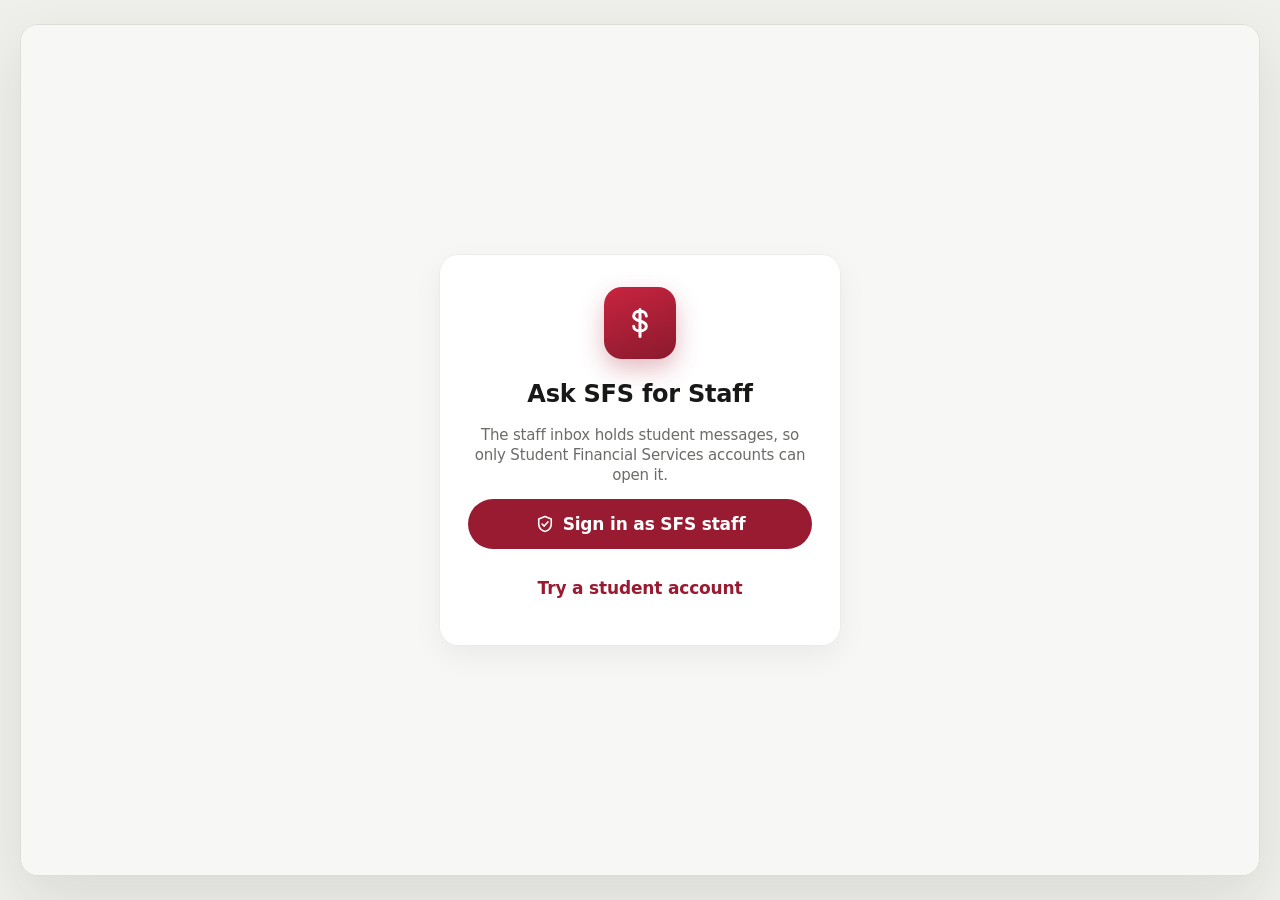
<file: staff/index.html>
<!doctype html>
<html lang="en">
<head>
<meta charset="utf-8">
<meta name="viewport" content="width=device-width,initial-scale=1">
<meta name="theme-color" content="#F7F7F5">
<meta name="description" content="Ask SFS for Staff: a sorted inbox with summaries, privacy flags and drafted replies for Student Financial Services.">
<link rel="icon" type="image/png" sizes="192x192" href="../icons/icon-192.png">
<title>Ask SFS for Staff</title>
<link rel="stylesheet" href="staff.css">
</head>
<body>
  <main class="desk-stage">
    <div class="window" id="desk"></div>
  </main>
  <div id="toast" class="toast" role="status" hidden></div>
  <script src="../data.js"></script>
  <script src="staff.js"></script>
</body>
</html>
</file>
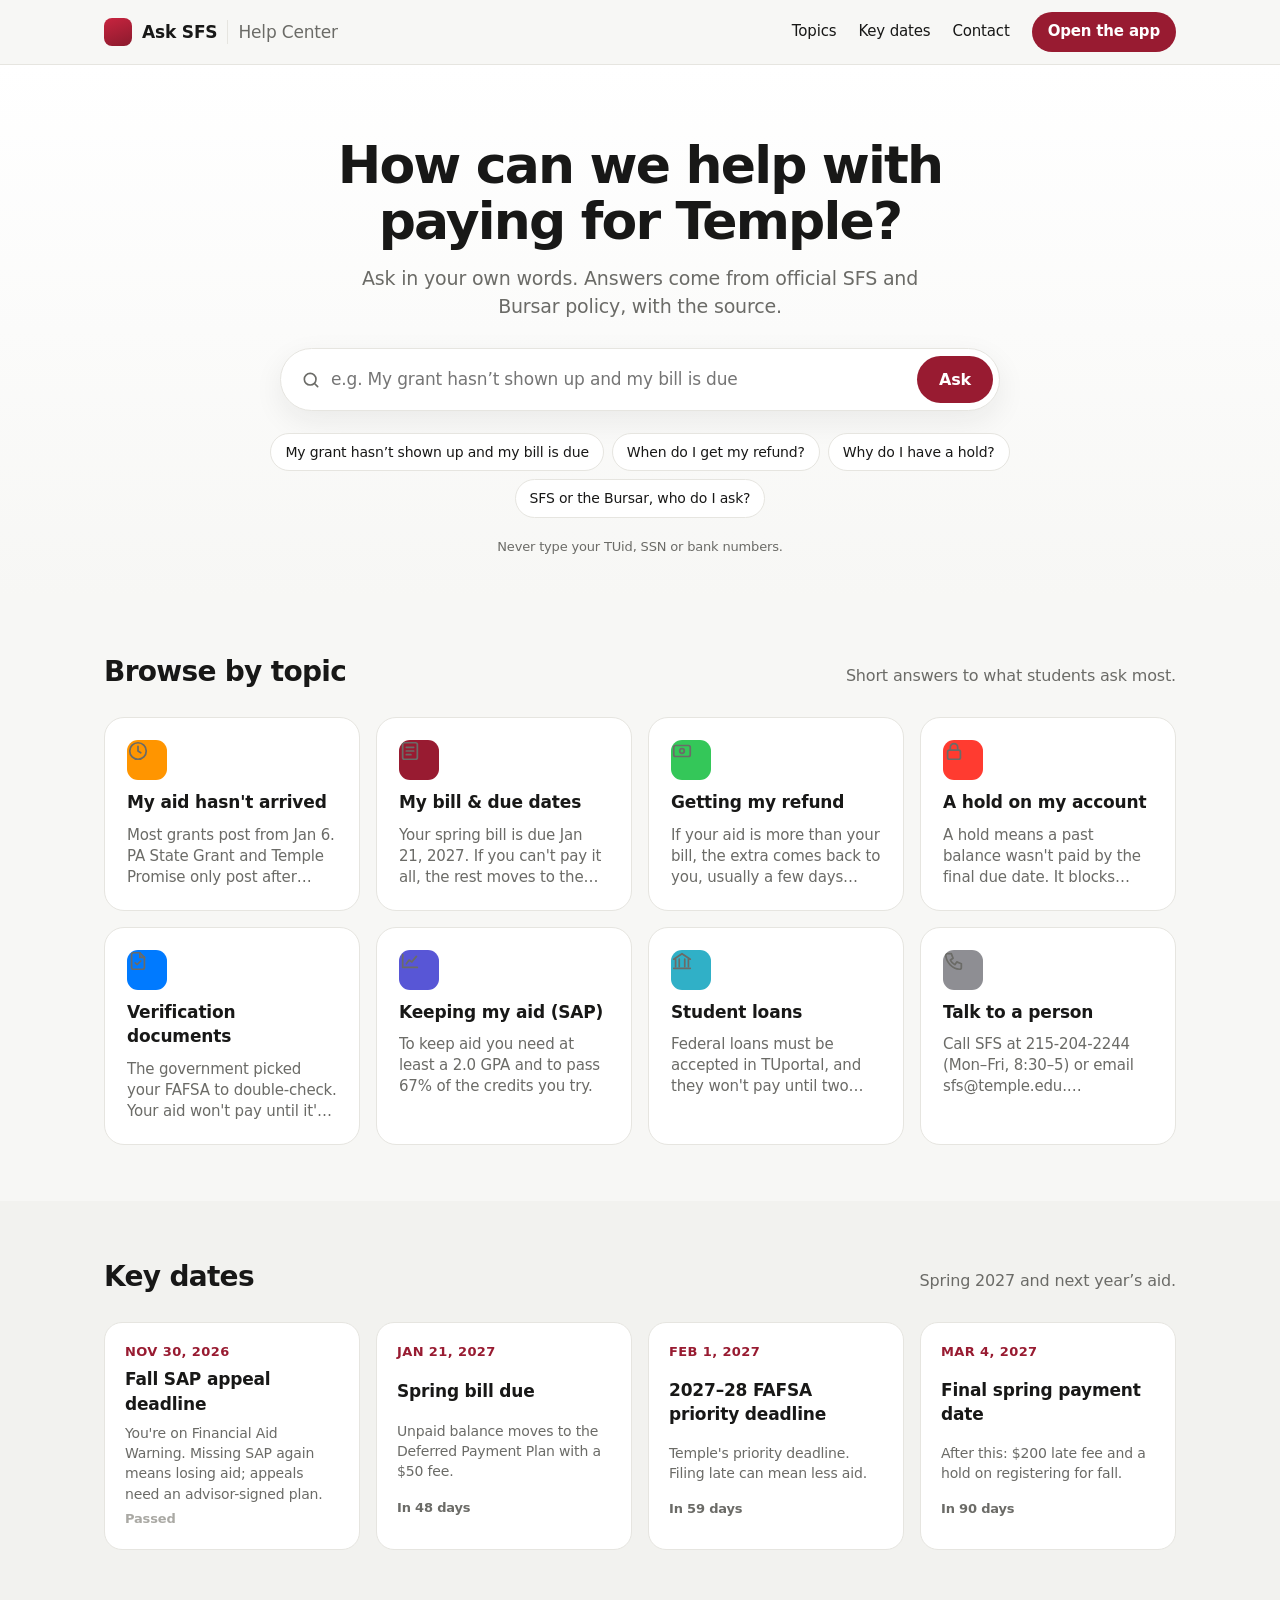
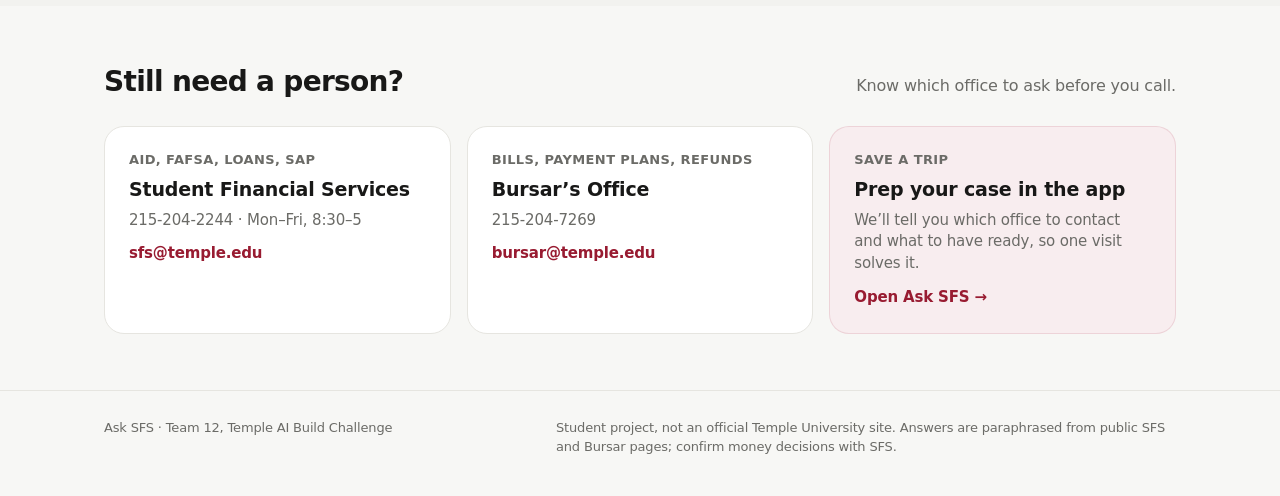
<file: web/index.html>
<!doctype html>
<html lang="en">
<head>
<meta charset="utf-8">
<meta name="viewport" content="width=device-width,initial-scale=1,viewport-fit=cover">
<meta name="theme-color" content="#F7F7F5">
<meta name="description" content="Ask SFS help center: plain answers about Temple financial aid, bills and refunds.">
<link rel="icon" type="image/png" sizes="192x192" href="../icons/icon-192.png">
<link rel="apple-touch-icon" href="../icons/apple-touch-icon.png">
<title>Ask SFS · Help Center</title>
<link rel="stylesheet" href="site.css">
</head>
<body>
  <header class="topbar">
    <div class="wrap topbar-in">
      <a class="brand" href="./" aria-label="Ask SFS help center home"><span class="brand-icon" aria-hidden="true"></span><span>Ask SFS</span><span class="brand-sub">Help Center</span></a>
      <nav class="topnav" aria-label="Main">
        <a href="#topics">Topics</a>
        <a href="#dates">Key dates</a>
        <a href="#contact">Contact</a>
        <a class="pill" href="../">Open the app</a>
      </nav>
    </div>
  </header>

  <main>
    <section class="hero">
      <div class="wrap hero-in">
        <h1>How can we help with paying for Temple?</h1>
        <p class="lede">Ask in your own words. Answers come from official SFS and Bursar policy, with the source.</p>
        <form class="askbar" id="askForm" autocomplete="off">
          <svg class="askbar-icon" viewBox="0 0 24 24" aria-hidden="true"><circle cx="11" cy="11" r="7"/><path d="m20 20-3.5-3.5"/></svg>
          <input id="askInput" type="text" placeholder="e.g. My grant hasn’t shown up and my bill is due" aria-label="Ask a question about aid, bills or refunds">
          <button type="submit" id="askBtn" aria-label="Ask">Ask</button>
        </form>
        <div class="chips" id="chips"></div>
        <p class="fine">Never type your TUid, SSN or bank numbers.</p>
      </div>
    </section>

    <section class="chat-wrap" id="chatWrap" hidden aria-live="polite">
      <div class="wrap">
        <div class="chat-head"><h2>Your answer</h2><button type="button" class="link-btn" id="clearChat">Clear</button></div>
        <div class="chat" id="chat"></div>
      </div>
    </section>

    <section class="section" id="topics">
      <div class="wrap">
        <div class="section-h"><h2>Browse by topic</h2><p>Short answers to what students ask most.</p></div>
        <div class="cards" id="cards"></div>
      </div>
    </section>

    <section class="section alt" id="dates">
      <div class="wrap">
        <div class="section-h"><h2>Key dates</h2><p>Spring 2027 and next year’s aid.</p></div>
        <div class="dates" id="dateList"></div>
      </div>
    </section>

    <section class="section" id="contact">
      <div class="wrap">
        <div class="section-h"><h2>Still need a person?</h2><p>Know which office to ask before you call.</p></div>
        <div class="contact">
          <a class="c-card" href="tel:+12152042244"><span class="c-k">Aid, FAFSA, loans, SAP</span><b>Student Financial Services</b><span>215-204-2244 · Mon–Fri, 8:30–5</span><span class="c-link">sfs@temple.edu</span></a>
          <a class="c-card" href="tel:+12152047269"><span class="c-k">Bills, payment plans, refunds</span><b>Bursar’s Office</b><span>215-204-7269</span><span class="c-link">bursar@temple.edu</span></a>
          <a class="c-card prep" href="../"><span class="c-k">Save a trip</span><b>Prep your case in the app</b><span>We’ll tell you which office to contact and what to have ready, so one visit solves it.</span><span class="c-link">Open Ask SFS →</span></a>
        </div>
      </div>
    </section>
  </main>

  <footer class="footer">
    <div class="wrap footer-in">
      <span>Ask SFS · Team 12, Temple AI Build Challenge</span>
      <span>Student project, not an official Temple University site. Answers are paraphrased from public SFS and Bursar pages; confirm money decisions with SFS.</span>
    </div>
  </footer>

  <div class="scrim" id="scrim" hidden></div>
  <div class="dialog" id="dialog" role="dialog" aria-modal="true" aria-labelledby="dlgTitle" hidden></div>

  <script src="../data.js"></script>
  <script src="site.js"></script>
</body>
</html>
</file>
<file: staff/staff.css>
/* Ask SFS for Staff — same tokens as the student app (from the Figma design). */
:root{
  --cherry:#981B31; --cherry-press:#7E1427; --cherry-tint:#F8EDEF; --on-cherry:#FFFFFF;
  --bg:#F7F7F5; --bg2:#FFFFFF; --bg3:#F2F2EF;
  --label:#181817; --label2:#6B6B67; --label3:#AAA9A4;
  --sep:#E6E5E0; --fill:#EEEDEA; --fill2:#F5F4F1;
  --green:#34C759; --orange:#FF9500; --red:#FF3B30; --blue:#007AFF; --gray:#8E8E93;
  --canvas:#EFEFEB;
  --font:-apple-system,BlinkMacSystemFont,"SF Pro Text","SF Pro Display","Helvetica Neue",system-ui,"Segoe UI",Roboto,Arial,sans-serif;
  --r-btn:999px;
  color-scheme:light;
}
*{box-sizing:border-box;-webkit-tap-highlight-color:transparent}
[hidden]{display:none!important}
html,body{margin:0;height:100%}
body{font-family:var(--font);background:var(--canvas);color:var(--label);-webkit-font-smoothing:antialiased;font-size:17px;line-height:1.3;letter-spacing:-.01em}
button,input,select,textarea{font:inherit;color:inherit;letter-spacing:inherit}
button{cursor:pointer}
:focus-visible{outline:3px solid var(--cherry);outline-offset:2px;border-radius:8px}
a{color:var(--cherry)}
@keyframes reveal-up{from{opacity:0;transform:translateY(12px)}to{opacity:1;transform:none}}
@keyframes grow-x{from{transform:scaleX(0)}to{transform:scaleX(1)}}
@keyframes fadein{from{opacity:0}to{opacity:1}}

/* shared bits */
.subhead{font-size:15px;line-height:20px;color:var(--label2)}
.caption{font-size:12px;line-height:16px;color:var(--label2)}
.btn{border:0;border-radius:var(--r-btn);min-height:50px;padding:14px 20px;font-size:17px;font-weight:600;background:var(--cherry);color:var(--on-cherry);width:100%;display:flex;align-items:center;justify-content:center;gap:8px;transition:transform .18s cubic-bezier(.2,.8,.2,1),background-color .18s}
.btn:active{background:var(--cherry-press);transform:scale(.97)}
.btn.plain{background:transparent;color:var(--cherry)}
.btn svg{width:20px;height:20px}
.badge{display:inline-flex;align-items:center;gap:4px;border-radius:6px;padding:2px 7px;font-size:12px;font-weight:600;white-space:nowrap}
.b-red{background:rgba(255,59,48,.14);color:var(--red)} .b-orange{background:rgba(255,149,0,.16);color:#C46A00}
.b-green{background:rgba(52,199,89,.16);color:#1E8E3E} .b-gray{background:var(--fill);color:var(--label2)} .b-cherry{background:var(--cherry-tint);color:var(--cherry)}
.b-blue{background:rgba(0,122,255,.13);color:var(--blue)}
.app-icon{width:92px;height:92px;border-radius:22px;background:linear-gradient(160deg,#C8243F,#8A1A2D);display:grid;place-items:center;color:#fff;box-shadow:0 10px 24px rgba(164,30,53,.3);margin:0 auto 22px}
.app-icon svg{width:50px;height:50px}
.avatar{width:40px;height:40px;border-radius:50%;background:linear-gradient(160deg,#C8243F,#8A1A2D);color:#fff;display:grid;place-items:center;font-weight:600;font-size:17px;flex:none}
.avatar.sm{width:34px;height:34px;font-size:15px}

/* ---------- Desktop staff app ---------- */
.desk-stage{padding:24px 20px;display:flex;justify-content:center;min-height:100vh}
.window{width:100%;max-width:1440px;height:calc(100vh - 48px);min-height:640px;border-radius:18px;overflow:hidden;background:var(--bg2);border:1px solid #DEDDD8;box-shadow:0 22px 60px rgba(34,31,27,.1);display:flex;flex-direction:column}
@media (max-width:900px){.desk-stage{padding:0}.window{border-radius:0;height:auto;min-height:100vh}}
.d-signin{flex:1;display:grid;place-items:center;background:var(--bg);padding:40px 16px}
.d-card{width:min(400px,100%);background:var(--bg2);border-radius:18px;padding:32px 28px;display:grid;gap:14px;text-align:center;box-shadow:0 0 0 .5px var(--sep),0 10px 30px rgba(0,0,0,.06);animation:reveal-up .5s cubic-bezier(.2,.8,.2,1) both}
.d-card .app-icon{width:72px;height:72px;border-radius:18px;margin:0 auto 6px}
.d-card .app-icon svg{width:38px;height:38px}
.d-card h1{font-size:24px;margin:0;letter-spacing:-.01em}
.alert{background:rgba(255,59,48,.1);color:var(--red);border-radius:12px;padding:12px 14px;font-size:14px;text-align:left;display:flex;gap:10px;align-items:flex-start}
.alert svg{width:18px;height:18px;flex:none;margin-top:1px}
.d-app{flex:1;display:grid;grid-template-columns:232px 360px minmax(0,1fr);min-height:0}
.d-app.wide{grid-template-columns:232px minmax(0,1fr)}
@media (max-width:1100px){.d-app{grid-template-columns:210px 300px minmax(0,1fr)}}
@media (max-width:900px){.d-app,.d-app.wide{grid-template-columns:1fr}}
.side{background:#F7F7F4;border-right:1px solid var(--sep);display:flex;flex-direction:column;padding:18px 12px;gap:3px;overflow:auto}
.side .who{display:flex;align-items:center;gap:10px;padding:4px 8px 14px}
.side .who b{font-size:14px;display:block}
.side .who span{font-size:12px;color:var(--label2)}
.side h4{font-size:11px;font-weight:600;color:var(--label2);margin:14px 10px 4px;letter-spacing:.02em}
.s-item{display:flex;align-items:center;gap:10px;padding:8px 10px;border-radius:9px;border:0;background:transparent;font-size:14px;text-align:left;width:100%;color:var(--label)}
.s-item svg{width:18px;height:18px;color:var(--label2);flex:none}
.s-item .n{margin-left:auto;font-size:12px;color:var(--label2);font-variant-numeric:tabular-nums}
.s-item[aria-current="true"]{background:var(--cherry-tint);color:var(--cherry);font-weight:600}
.s-item[aria-current="true"] svg{color:var(--cherry)}
.s-item:hover{background:var(--fill2)}
.side .foot{margin-top:auto;padding:12px 8px 0;display:grid;gap:8px}
.side .foot .s-item{color:var(--label2)}
.list-pane{border-right:.5px solid var(--sep);display:flex;flex-direction:column;min-height:0}
.pane-head{padding:14px 16px 10px;display:grid;gap:10px;border-bottom:.5px solid var(--sep)}
.pane-head .ttl{display:flex;justify-content:space-between;align-items:baseline}
.pane-head h2{margin:0;font-size:22px;font-weight:700;letter-spacing:-.02em}
.search{display:flex;align-items:center;gap:6px;background:var(--fill2);border-radius:9px;padding:6px 10px}
.search svg{width:15px;height:15px;color:var(--label2)}
.search input{border:0;background:transparent;outline:none;flex:1;font-size:14px;min-width:0}
.mlist{overflow:auto;flex:1}
.mrow{display:grid;grid-template-columns:12px 1fr;gap:8px;padding:11px 14px 11px 10px;border:0;background:transparent;text-align:left;width:100%;border-bottom:.5px solid var(--sep);color:var(--label);transition:background-color .18s,box-shadow .18s,transform .18s}
.mrow:hover{background:var(--fill2)}
.mrow[aria-selected="true"]{background:var(--cherry-tint);color:var(--label);box-shadow:inset 3px 0 0 var(--cherry)}
.mrow[aria-selected="true"] .muted{color:var(--label2)}.mrow[aria-selected="true"] .badge{background:var(--bg2)}
.mrow .dot{width:9px;height:9px;border-radius:50%;margin-top:5px}
.mrow .top{display:flex;justify-content:space-between;gap:8px;font-size:14px}
.mrow .top b{font-weight:600;white-space:nowrap;overflow:hidden;text-overflow:ellipsis}
.mrow .subj{font-size:13px;font-weight:500;white-space:nowrap;overflow:hidden;text-overflow:ellipsis}
.mrow .prev{font-size:13px;line-height:17px;display:-webkit-box;-webkit-line-clamp:2;-webkit-box-orient:vertical;overflow:hidden}
.mrow .tags{display:flex;gap:4px;flex-wrap:wrap;margin-top:4px}
.muted{color:var(--label2)}
.detail{display:flex;flex-direction:column;min-height:0;min-width:0}
.toolbar{display:flex;align-items:center;gap:8px;padding:10px 18px;border-bottom:.5px solid var(--sep);flex-wrap:wrap}
.tbtn{border:0;background:var(--fill2);border-radius:8px;padding:6px 12px;font-size:13px;font-weight:500;display:inline-flex;align-items:center;gap:6px;color:var(--label);transition:transform .18s,filter .18s}
.tbtn svg{width:15px;height:15px}
.tbtn.primary{background:var(--cherry);color:#fff}
.tbtn:disabled{opacity:.4}
.tbtn:hover:not(:disabled){filter:brightness(.96);transform:translateY(-1px)}
.d-body{overflow:auto;padding:22px 28px 28px;display:grid;gap:16px;align-content:start;animation:detail-in .35s cubic-bezier(.2,.8,.2,1) both}
@keyframes detail-in{from{opacity:0;transform:translateX(10px)}to{opacity:1;transform:none}}
.d-body h1{font-size:22px;margin:0;letter-spacing:-.02em;line-height:1.25}
.from{display:flex;align-items:center;gap:12px}
.from .meta{font-size:13px;color:var(--label2)}
.ai-sum{border-radius:12px;padding:13px 15px;background:var(--cherry-tint);border:1px solid rgba(152,27,49,.1);display:grid;gap:6px;font-size:14px;line-height:20px}
.ai-sum .k{display:flex;align-items:center;gap:6px;font-size:12px;font-weight:600;color:var(--cherry)}
.ai-sum .k svg{width:14px;height:14px}
.flag{display:flex;gap:8px;align-items:flex-start;border-radius:10px;padding:9px 12px;background:rgba(255,149,0,.12);font-size:13px}
.flag svg{width:16px;height:16px;color:#C46A00;flex:none;margin-top:1px}
.mailbody{font-size:15px;line-height:22px;white-space:pre-wrap}
.compose{border-radius:12px;box-shadow:inset 0 0 0 .5px var(--sep);background:var(--bg);display:grid}
.compose .ch{display:flex;align-items:center;gap:8px;padding:9px 12px;border-bottom:.5px solid var(--sep);font-size:13px;color:var(--label2)}
.compose textarea{border:0;background:transparent;min-height:190px;padding:12px 14px;font-size:14px;line-height:21px;resize:vertical;outline:none}
.compose .cf{display:flex;align-items:center;gap:8px;padding:8px 12px;border-top:.5px solid var(--sep);flex-wrap:wrap}
.srcs{display:flex;gap:8px;flex-wrap:wrap}
.srcs a{font-size:12px;text-decoration:none;background:var(--fill2);border-radius:6px;padding:4px 8px;color:var(--label)}
.d-empty{flex:1;display:grid;place-items:center;color:var(--label2);text-align:center;padding:40px}
.d-empty svg{width:44px;height:44px;color:var(--label3)}
.d-sel{border:0;background:var(--fill2);border-radius:6px;padding:3px 6px;font-size:12px;font-weight:600}
.wide-body{overflow:auto;padding:24px 28px;display:grid;gap:18px;align-content:start}
.kpis{display:grid;grid-template-columns:repeat(4,minmax(0,1fr));gap:12px}
@media (max-width:900px){.kpis{grid-template-columns:repeat(2,minmax(0,1fr))}}
.kpi{background:var(--bg2);border:1px solid var(--sep);border-radius:14px;padding:15px 16px;display:grid;gap:2px;animation:reveal-up .4s cubic-bezier(.2,.8,.2,1) both}
.kpi:nth-child(2){animation-delay:.04s}.kpi:nth-child(3){animation-delay:.08s}.kpi:nth-child(4){animation-delay:.12s}
.kpi b{font-size:28px;font-weight:700;font-variant-numeric:tabular-nums;letter-spacing:-.02em}
.kpi span{font-size:12px;color:var(--label2)}
.panes2{display:grid;grid-template-columns:minmax(0,1.1fr) minmax(0,1fr);gap:16px}
@media (max-width:1100px){.panes2{grid-template-columns:1fr}}
.box{background:var(--bg2);border:1px solid var(--sep);border-radius:14px;padding:16px 18px;display:grid;gap:12px;align-content:start}
.box h3{margin:0;font-size:15px;font-weight:600}
.hb{display:grid;grid-template-columns:150px 1fr 28px;gap:10px;align-items:center;font-size:13px}
.hb .t{height:10px;border-radius:5px;background:var(--fill)}
.hb .t i{display:block;height:100%;border-radius:5px;background:var(--gray);transform-origin:left;animation:grow-x .65s .15s cubic-bezier(.2,.8,.2,1) both}
.hb:first-of-type .t i{background:var(--cherry)}
.hb .v{text-align:right;font-variant-numeric:tabular-nums;color:var(--label2)}
.fix{display:grid;gap:3px;padding:10px 0;border-top:.5px solid var(--sep);font-size:13px}
.fix:first-of-type{border-top:0;padding-top:0}
.fix b{font-size:14px}
.p-answer{background:var(--bg);border-radius:14px;padding:16px 18px;display:grid;gap:10px;font-size:15px;line-height:22px}

/* toast */
.toast{position:fixed;left:50%;bottom:32px;transform:translateX(-50%);background:rgba(28,28,30,.92);color:#fff;padding:12px 18px;border-radius:14px;font-size:15px;font-weight:500;z-index:100;backdrop-filter:blur(20px);max-width:calc(100% - 32px);animation:fadein .2s}
@media (prefers-reduced-motion:reduce){*{animation:none!important;transition:none!important;scroll-behavior:auto!important}}
</file>
<file: web/site.css>
/* Ask SFS help center — same tokens as the app */
:root{
  --cherry:#981B31; --cherry-press:#7E1427; --cherry-tint:#F8EDEF;
  --bg:#F7F7F5; --bg2:#FFFFFF; --bg3:#F2F2EF;
  --label:#181817; --label2:#6B6B67; --label3:#AAA9A4;
  --sep:#E6E5E0; --fill:#EEEDEA; --fill2:#F5F4F1;
  --green:#34C759; --orange:#FF9500; --red:#FF3B30;
  --font:-apple-system,BlinkMacSystemFont,"SF Pro Text","SF Pro Display","Helvetica Neue",system-ui,"Segoe UI",Roboto,Arial,sans-serif;
  color-scheme:light;
}
*{box-sizing:border-box}
[hidden]{display:none!important}
html{scroll-behavior:smooth}
body{margin:0;font-family:var(--font);background:var(--bg);color:var(--label);font-size:17px;line-height:1.45;letter-spacing:-.01em;-webkit-font-smoothing:antialiased}
button,input{font:inherit;color:inherit;letter-spacing:inherit}
button{cursor:pointer}
a{color:var(--cherry)}
:focus-visible{outline:3px solid var(--cherry);outline-offset:2px;border-radius:8px}
.wrap{max-width:1120px;margin:0 auto;padding:0 24px}
@media (max-width:600px){.wrap{padding:0 16px}}

/* top bar */
.topbar{position:sticky;top:0;z-index:20;background:rgba(247,247,245,.86);backdrop-filter:saturate(180%) blur(20px);-webkit-backdrop-filter:saturate(180%) blur(20px);border-bottom:1px solid var(--sep)}
.topbar-in{height:64px;display:flex;align-items:center;justify-content:space-between;gap:16px}
.brand{display:flex;align-items:center;gap:10px;text-decoration:none;color:var(--label);font-weight:700;font-size:17px}
.brand-icon{width:28px;height:28px;border-radius:8px;background:linear-gradient(160deg,#C8243F,#8A1A2D)}
.brand-sub{font-weight:500;color:var(--label2);padding-left:10px;border-left:1px solid var(--sep)}
.topnav{display:flex;align-items:center;gap:22px}
.topnav a{color:var(--label);text-decoration:none;font-size:15px;font-weight:500}
.topnav a:hover{color:var(--cherry)}
.topnav .pill{background:var(--cherry);color:#fff;padding:9px 16px;border-radius:999px;font-weight:600}
.topnav .pill:hover{background:var(--cherry-press);color:#fff}
@media (max-width:720px){.topnav a:not(.pill){display:none}.brand-sub{display:none}}

/* hero */
.hero{padding:72px 0 40px;background:linear-gradient(180deg,var(--bg2),var(--bg))}
.hero-in{text-align:center;display:grid;justify-items:center;gap:16px}
.hero h1{font-size:clamp(32px,5vw,52px);line-height:1.08;letter-spacing:-.035em;font-weight:750;margin:0;max-width:760px}
.lede{font-size:19px;color:var(--label2);margin:0 0 12px;max-width:600px}
.askbar{width:100%;max-width:720px;display:flex;align-items:center;gap:10px;background:var(--bg2);border:1px solid var(--sep);border-radius:999px;padding:6px 6px 6px 20px;box-shadow:0 10px 30px rgba(34,31,27,.07)}
.askbar:focus-within{border-color:var(--cherry);box-shadow:0 0 0 4px rgba(152,27,49,.12),0 10px 30px rgba(34,31,27,.07)}
.askbar-icon{width:20px;height:20px;fill:none;stroke:var(--label2);stroke-width:2;stroke-linecap:round;flex:none}
.askbar input{flex:1;min-width:0;border:0;background:transparent;outline:none;font-size:17px;padding:12px 0}
.askbar button{border:0;background:var(--cherry);color:#fff;font-weight:600;border-radius:999px;padding:12px 22px;font-size:16px}
.askbar button:hover{background:var(--cherry-press)}
.chips{display:flex;flex-wrap:wrap;justify-content:center;gap:8px;max-width:820px;margin-top:6px}
.chip{border:1px solid var(--sep);background:var(--bg2);border-radius:999px;padding:8px 14px;font-size:14px;color:var(--label)}
.chip:hover{border-color:var(--cherry);color:var(--cherry)}
.fine{font-size:13px;color:var(--label2);margin:4px 0 0}

/* chat */
.chat-wrap{padding:8px 0 24px;scroll-margin-top:84px}
.chat-wrap .wrap{max-width:820px}
.chat-head{display:flex;justify-content:space-between;align-items:baseline;margin-bottom:12px}
.chat-head h2{font-size:22px;margin:0;letter-spacing:-.02em}
.link-btn{border:0;background:none;color:var(--cherry);font-size:15px;padding:0}
.chat{display:grid;gap:12px}
.bub{max-width:88%;padding:14px 18px;border-radius:20px;font-size:17px;line-height:1.45;animation:in .3s cubic-bezier(.2,.8,.2,1) both}
.bub.me{justify-self:end;background:var(--cherry-tint);border-bottom-right-radius:6px}
.bub.bot{justify-self:start;background:var(--bg2);border:1px solid var(--sep);border-bottom-left-radius:6px;display:grid;gap:12px}
.bub.bot .lead{font-weight:650}
.bub.bot ol{margin:0;padding-left:22px;display:grid;gap:4px;font-size:16px}
.meta{display:flex;flex-wrap:wrap;gap:8px;align-items:center;font-size:14px;color:var(--label2)}
.badge{background:var(--fill);border-radius:6px;padding:3px 8px;font-weight:600;font-size:13px;color:var(--label2)}
.next{display:flex;flex-wrap:wrap;gap:8px}
.btn{border:0;border-radius:999px;padding:10px 16px;font-size:15px;font-weight:600;background:var(--cherry-tint);color:var(--cherry);text-decoration:none;display:inline-flex;align-items:center}
.btn.solid{background:var(--cherry);color:#fff}
.btn:hover{filter:brightness(.97)}
.dots{display:inline-flex;gap:4px}.dots i{width:7px;height:7px;border-radius:50%;background:var(--label3);animation:blink 1.2s infinite}
.dots i:nth-child(2){animation-delay:.2s}.dots i:nth-child(3){animation-delay:.4s}
.warn{color:var(--red);font-size:15px}
@keyframes blink{0%,80%,100%{opacity:.3}40%{opacity:1}}
@keyframes in{from{opacity:0;transform:translateY(6px)}to{opacity:1;transform:none}}

/* sections */
.section{padding:56px 0}
.section.alt{background:var(--bg3)}
.section-h{display:flex;justify-content:space-between;align-items:baseline;gap:16px;flex-wrap:wrap;margin-bottom:24px}
.section-h h2{font-size:28px;letter-spacing:-.025em;margin:0}
.section-h p{margin:0;color:var(--label2);font-size:16px}

/* topic cards */
.cards{display:grid;grid-template-columns:repeat(4,minmax(0,1fr));gap:16px}
@media (max-width:960px){.cards{grid-template-columns:repeat(2,minmax(0,1fr))}}
@media (max-width:520px){.cards{grid-template-columns:1fr}}
.card{border:1px solid var(--sep);background:var(--bg2);border-radius:20px;padding:22px;text-align:left;display:grid;gap:10px;align-content:start;transition:transform .18s cubic-bezier(.2,.8,.2,1),box-shadow .18s,border-color .18s}
.card:hover{transform:translateY(-2px);box-shadow:0 10px 26px rgba(34,31,27,.07);border-color:#DCDAD3}
.tile{width:40px;height:40px;border-radius:11px;display:grid;place-items:center;color:#fff}
.tile svg{width:22px;height:22px;fill:none;stroke:currentColor;stroke-width:1.9;stroke-linecap:round;stroke-linejoin:round}
.card b{font-size:17px}
.card span{font-size:15px;color:var(--label2);line-height:1.4;display:-webkit-box;-webkit-line-clamp:3;-webkit-box-orient:vertical;overflow:hidden}

/* dates */
.dates{display:grid;grid-template-columns:repeat(4,minmax(0,1fr));gap:16px}
@media (max-width:960px){.dates{grid-template-columns:repeat(2,minmax(0,1fr))}}
@media (max-width:520px){.dates{grid-template-columns:1fr}}
.date{background:var(--bg2);border:1px solid var(--sep);border-radius:18px;padding:20px;display:grid;gap:6px}
.date .d{font-size:13px;font-weight:700;letter-spacing:.03em;text-transform:uppercase;color:var(--cherry)}
.date b{font-size:17px}
.date span{font-size:14px;color:var(--label2)}
.date .rel{font-size:13px;font-weight:600}

/* contact */
.contact{display:grid;grid-template-columns:repeat(3,minmax(0,1fr));gap:16px}
@media (max-width:860px){.contact{grid-template-columns:1fr}}
.c-card{background:var(--bg2);border:1px solid var(--sep);border-radius:20px;padding:24px;display:grid;gap:6px;text-decoration:none;color:var(--label);align-content:start}
.c-card:hover{border-color:var(--cherry)}
.c-card .c-k{font-size:13px;font-weight:600;color:var(--label2);text-transform:uppercase;letter-spacing:.03em}
.c-card b{font-size:19px}
.c-card span{font-size:15px;color:var(--label2)}
.c-card .c-link{color:var(--cherry);font-weight:600;margin-top:6px}
.c-card.prep{background:var(--cherry-tint);border-color:rgba(152,27,49,.12)}

/* dialog */
.scrim{position:fixed;inset:0;background:rgba(0,0,0,.32);z-index:50;animation:fade .2s}
.dialog{position:fixed;left:50%;top:50%;transform:translate(-50%,-50%);width:min(560px,calc(100% - 32px));max-height:calc(100vh - 64px);overflow:auto;background:var(--bg2);border-radius:24px;z-index:51;padding:28px;display:grid;gap:16px;box-shadow:0 30px 80px rgba(0,0,0,.2);animation:pop .25s cubic-bezier(.2,.8,.2,1)}
.dialog h2{margin:0;font-size:24px;letter-spacing:-.02em}
.dialog .x{position:absolute;right:16px;top:16px;border:0;background:var(--fill);width:32px;height:32px;border-radius:50%;font-size:18px;line-height:1}
.dialog p{margin:0}
.dialog ol{margin:0;padding-left:22px;display:grid;gap:6px}
@media (max-width:600px){.dialog{top:auto;bottom:0;transform:translateX(-50%);border-radius:24px 24px 0 0;width:100%;max-height:88vh}}
@keyframes fade{from{opacity:0}to{opacity:1}}
@keyframes pop{from{opacity:0;transform:translate(-50%,-48%) scale(.98)}to{opacity:1}}

/* footer */
.footer{border-top:1px solid var(--sep);padding:28px 0 40px;font-size:13px;color:var(--label2)}
.footer-in{display:flex;justify-content:space-between;gap:16px;flex-wrap:wrap}
.footer-in span:last-child{max-width:620px}
@media (prefers-reduced-motion:reduce){*{animation:none!important;transition:none!important;scroll-behavior:auto!important}}
</file>
